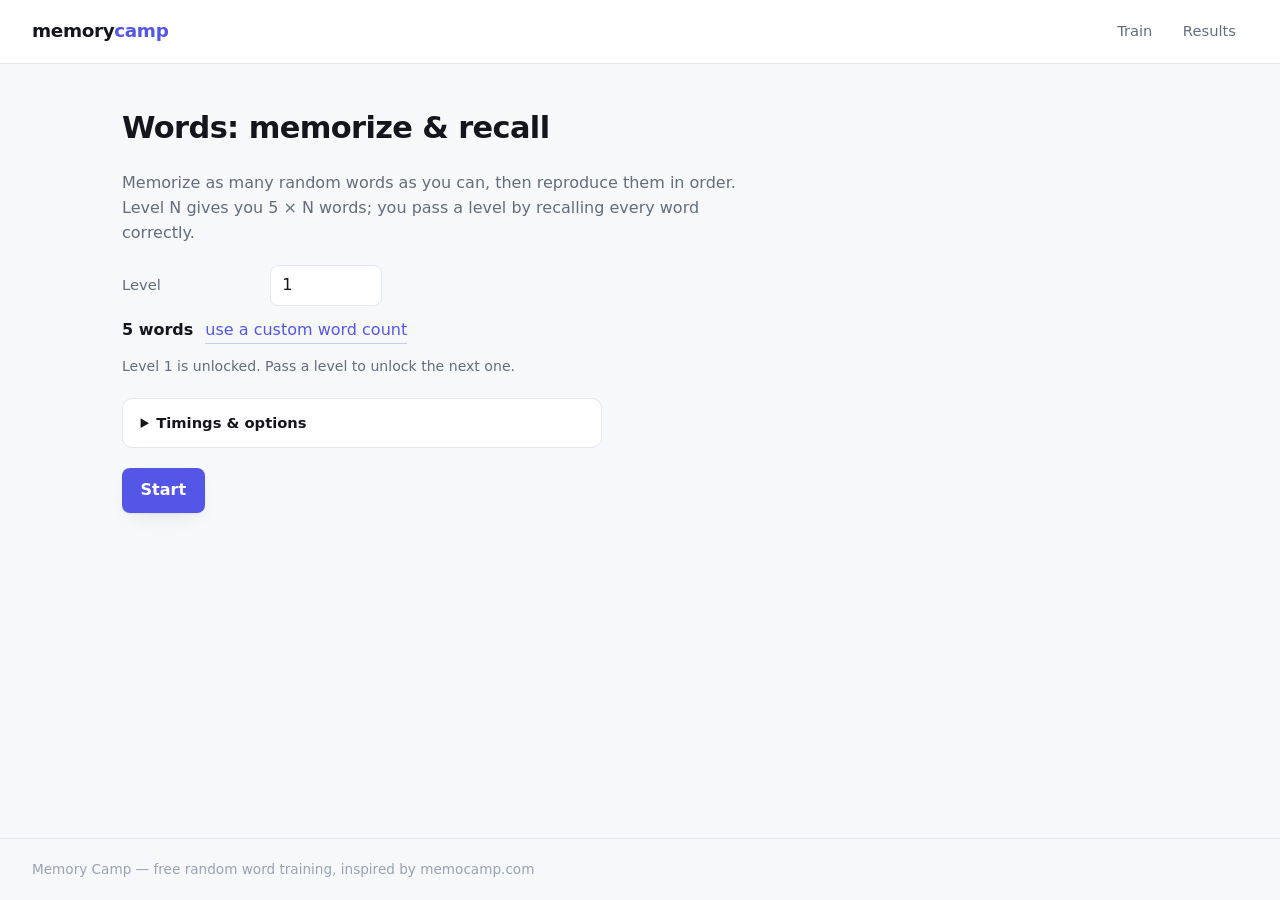
<file: index.html>
<!DOCTYPE html>
<html lang="en">
  <head>
    <meta charset="utf-8" />
    <meta name="viewport" content="width=device-width, initial-scale=1, viewport-fit=cover" />
    <meta name="theme-color" content="#f7f8fa" media="(prefers-color-scheme: light)" />
    <meta name="theme-color" content="#0e1014" media="(prefers-color-scheme: dark)" />
    <meta name="mobile-web-app-capable" content="yes" />
    <title>Memory Camp — Random Word Training</title>
    <link rel="stylesheet" href="styles.css" />
    <link
      rel="icon"
      href="data:image/svg+xml,<svg xmlns='http://www.w3.org/2000/svg' viewBox='0 0 32 32'><text y='26' font-size='26'>🧠</text></svg>"
    />
  </head>
  <body>
    <header class="site-header">
      <a class="brand" href="#" data-nav="setup">memory<span>camp</span></a>
      <nav>
        <button type="button" class="link-button" data-nav="setup">Train</button>
        <button type="button" class="link-button" data-nav="results">Results</button>
      </nav>
    </header>

    <main>
      <!-- Setup -->
      <section id="screen-setup" class="screen" hidden>
        <h1>Words: memorize &amp; recall</h1>
        <p class="lede">
          Memorize as many random words as you can, then reproduce them in order. Level N gives you
          5 × N words; you pass a level by recalling every word correctly.
        </p>

        <div class="setup-grid">
          <label class="field">
            <span>Level</span>
            <input id="level-input" type="number" min="1" step="1" value="1" />
          </label>
          <p class="field-note">
            <strong id="word-count-preview">5 words</strong>
            <button type="button" class="link-button" id="custom-count-toggle">
              use a custom word count
            </button>
          </p>
          <p class="field-note lock-note" id="level-lock-note"></p>
          <label class="field" id="custom-count-field" hidden>
            <span>Words</span>
            <input id="custom-count-input" type="number" min="1" step="1" value="5" />
          </label>
        </div>

        <details class="settings">
          <summary>Timings &amp; options</summary>
          <div class="settings-grid">
            <label class="field">
              <span>Countdown (s)</span>
              <input id="setting-countdown" type="number" min="1" step="1" />
            </label>
            <label class="field">
              <span>Memorize (min)</span>
              <input id="setting-memorize" type="number" min="0.1" step="0.5" />
            </label>
            <label class="field">
              <span>Gap (s)</span>
              <input id="setting-gap" type="number" min="1" step="1" />
            </label>
            <label class="field">
              <span>Recall (min)</span>
              <input id="setting-recall" type="number" min="0.1" step="0.5" />
            </label>
            <label class="checkbox">
              <input id="setting-typos" type="checkbox" />
              <span>Accept single-character misspellings as correct</span>
            </label>
            <button type="button" class="link-button" id="reset-settings">
              reset to competition defaults (5s / 5 min / 10s / 15 min)
            </button>
          </div>
        </details>

        <p class="error" id="setup-error" hidden></p>
        <button type="button" class="primary" id="start-button">Start</button>
      </section>

      <!-- Countdown / gap interstitials -->
      <section id="screen-countdown" class="screen interstitial" hidden>
        <h1 id="countdown-heading">Countdown to memorising!</h1>
        <div class="clock" id="countdown-clock">00:00</div>
      </section>

      <!-- Memorize -->
      <section id="screen-memorize" class="screen" hidden>
        <div class="stage-header">
          <h1>Memorize</h1>
          <div class="stage-meta">
            <span class="level-label" id="memorize-level"></span>
            <div class="clock" id="memorize-clock">00:00</div>
          </div>
        </div>
        <div class="stage-body">
          <div class="word-columns" id="memorize-list"></div>
          <div class="focus">
            <div class="focus-card">
              <button type="button" class="step" data-step="-1" aria-label="Previous word">◀</button>
              <div class="focus-slot">
                <div class="focus-line">
                  <span class="focus-index" id="memorize-index">1</span>
                  <span class="focus-word" id="memorize-word"></span>
                </div>
              </div>
              <button type="button" class="step" data-step="1" aria-label="Next word">▶</button>
            </div>
            <p class="hint">
              <span class="hint-keyboard">← / → or space to move between words</span>
              <span class="hint-touch">Swipe the card or tap the arrows to move between words</span>
            </p>
          </div>
        </div>
        <button type="button" class="primary" id="to-gap-button">Continue to reproduction</button>
      </section>

      <!-- Recall -->
      <section id="screen-recall" class="screen" hidden>
        <div class="stage-header">
          <h1>Reproduction</h1>
          <div class="stage-meta">
            <span class="level-label" id="recall-level"></span>
            <div class="clock" id="recall-clock">00:00</div>
          </div>
        </div>
        <div class="stage-body">
          <div class="word-columns" id="recall-list"></div>
          <div class="focus">
            <div class="focus-card">
              <button type="button" class="step" data-step="-1" aria-label="Previous word">◀</button>
              <div class="focus-slot">
                <div class="focus-line">
                  <span class="focus-index" id="recall-index">1</span>
                  <input
                    id="recall-input"
                    type="text"
                    autocomplete="off"
                    autocorrect="off"
                    autocapitalize="off"
                    spellcheck="false"
                    enterkeyhint="next"
                  />
                </div>
              </div>
              <button type="button" class="step" data-step="1" aria-label="Next word">▶</button>
            </div>
            <p class="hint">
              <span class="hint-keyboard">Enter for the next word, Shift+Enter to go back</span>
              <span class="hint-touch">Return for the next word, or tap a slot in the list</span>
            </p>
          </div>
        </div>
        <button type="button" class="primary" id="to-evaluation-button">Continue to evaluation</button>
      </section>

      <!-- Evaluation -->
      <section id="screen-evaluation" class="screen" hidden>
        <div class="stage-header">
          <h1>Evaluation</h1>
          <span class="level-label" id="evaluation-level"></span>
        </div>
        <p class="banner" id="evaluation-banner"></p>
        <dl class="stats" id="evaluation-stats"></dl>
        <div class="word-columns review" id="evaluation-list"></div>
        <div class="button-row">
          <button type="button" class="primary" id="retry-button">Try again</button>
          <button type="button" id="next-level-button">Next level</button>
          <button type="button" id="evaluation-home-button">Back to start</button>
        </div>
      </section>

      <!-- Results -->
      <section id="screen-results" class="screen" hidden>
        <h1>Results</h1>
        <h2>Best per level</h2>
        <div class="table-scroll"><table id="level-summary"></table></div>
        <h2>Recent attempts</h2>
        <div class="table-scroll"><table id="attempt-history"></table></div>
        <div class="button-row">
          <button type="button" class="primary" data-nav="setup">Back to training</button>
          <button type="button" class="danger" id="clear-history-button">Clear history</button>
        </div>
      </section>
    </main>

    <footer class="site-footer">
      <span>Memory Camp — free random word training, inspired by memocamp.com</span>
    </footer>

    <script type="module" src="js/main.js"></script>
  </body>
</html>
</file>
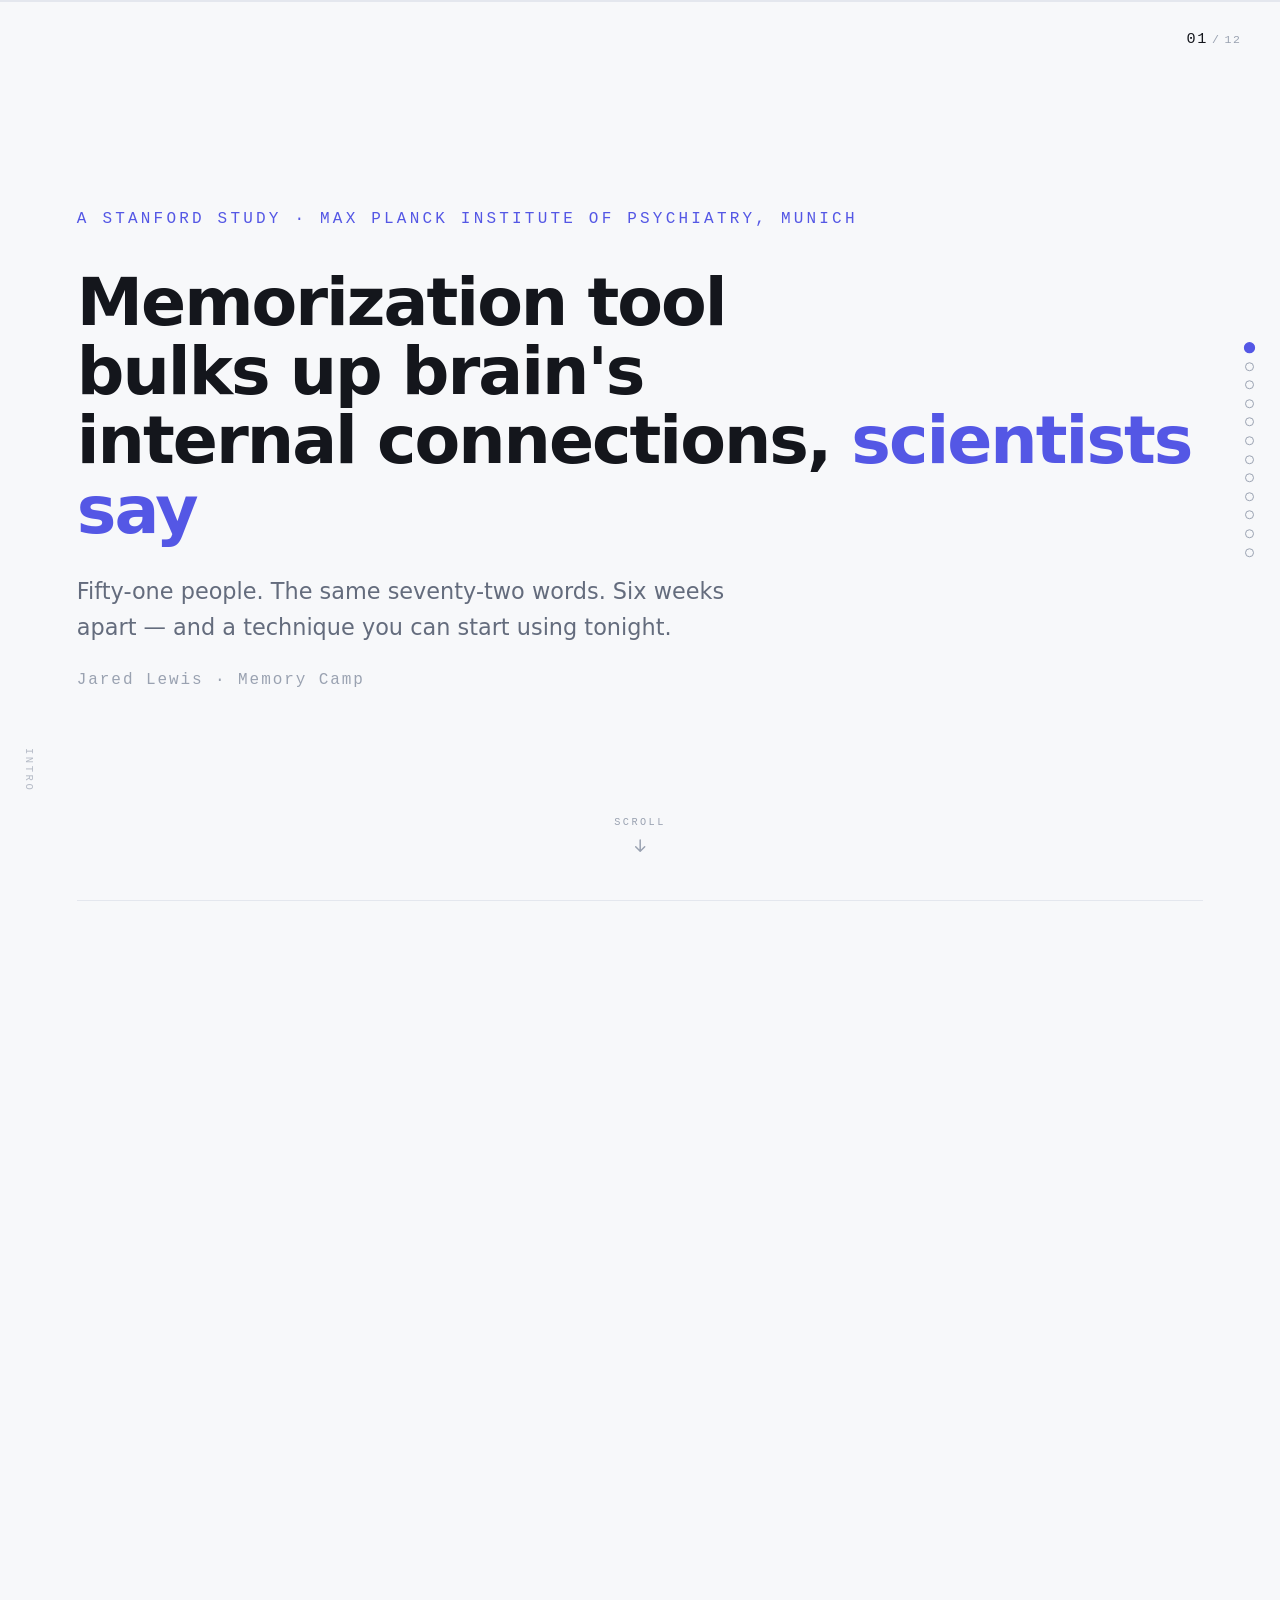
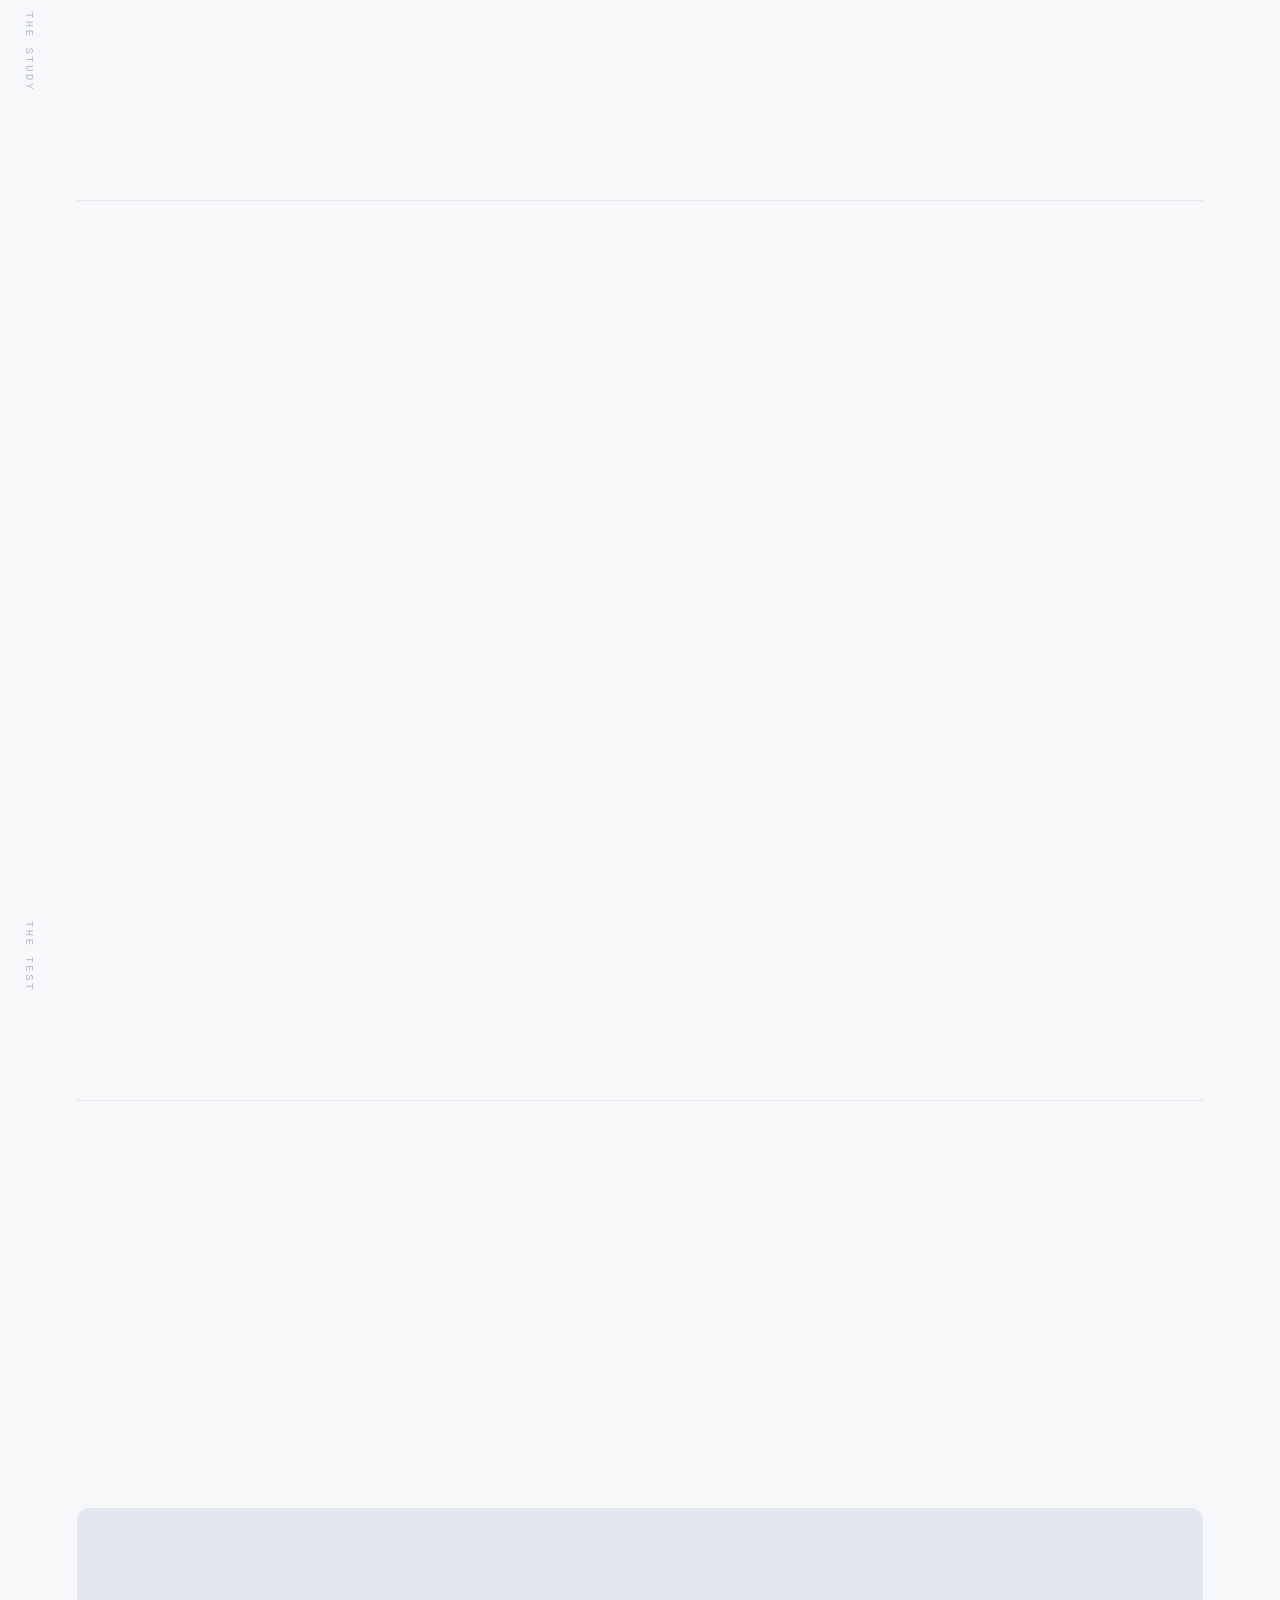
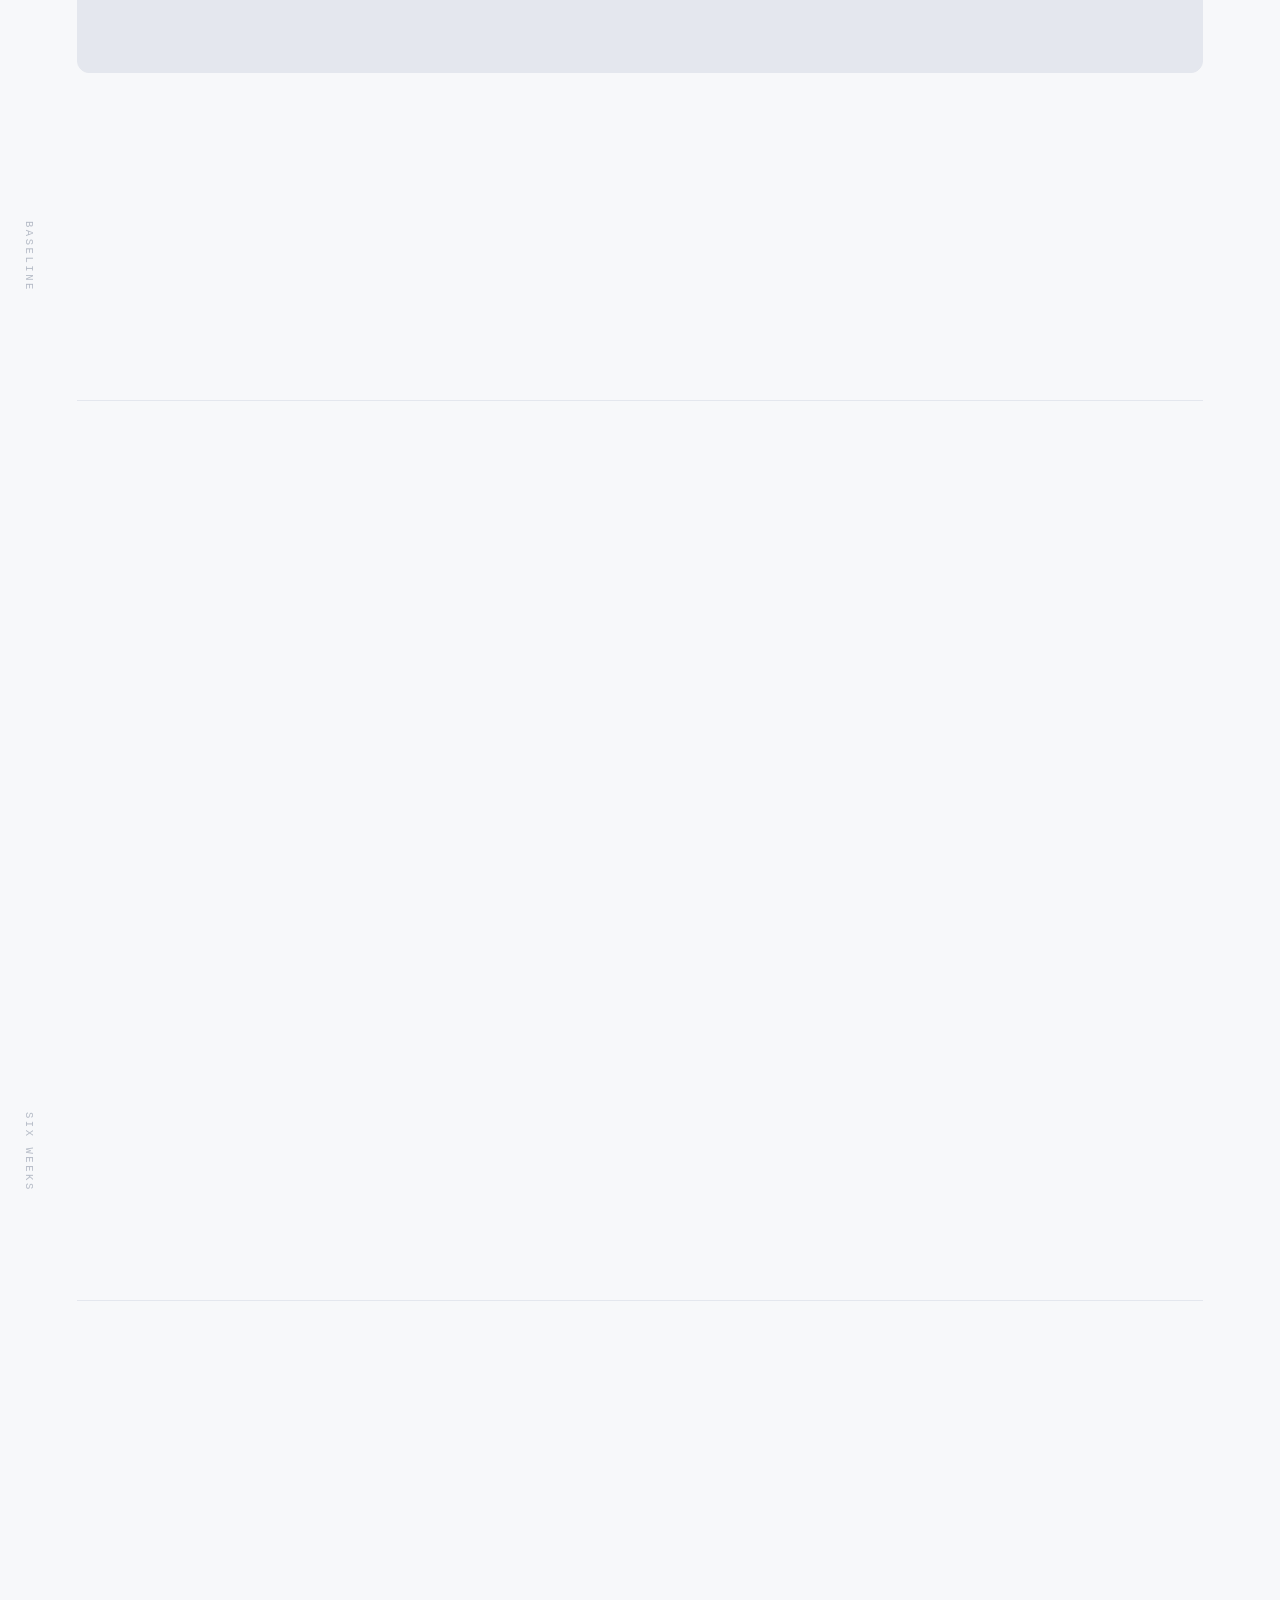
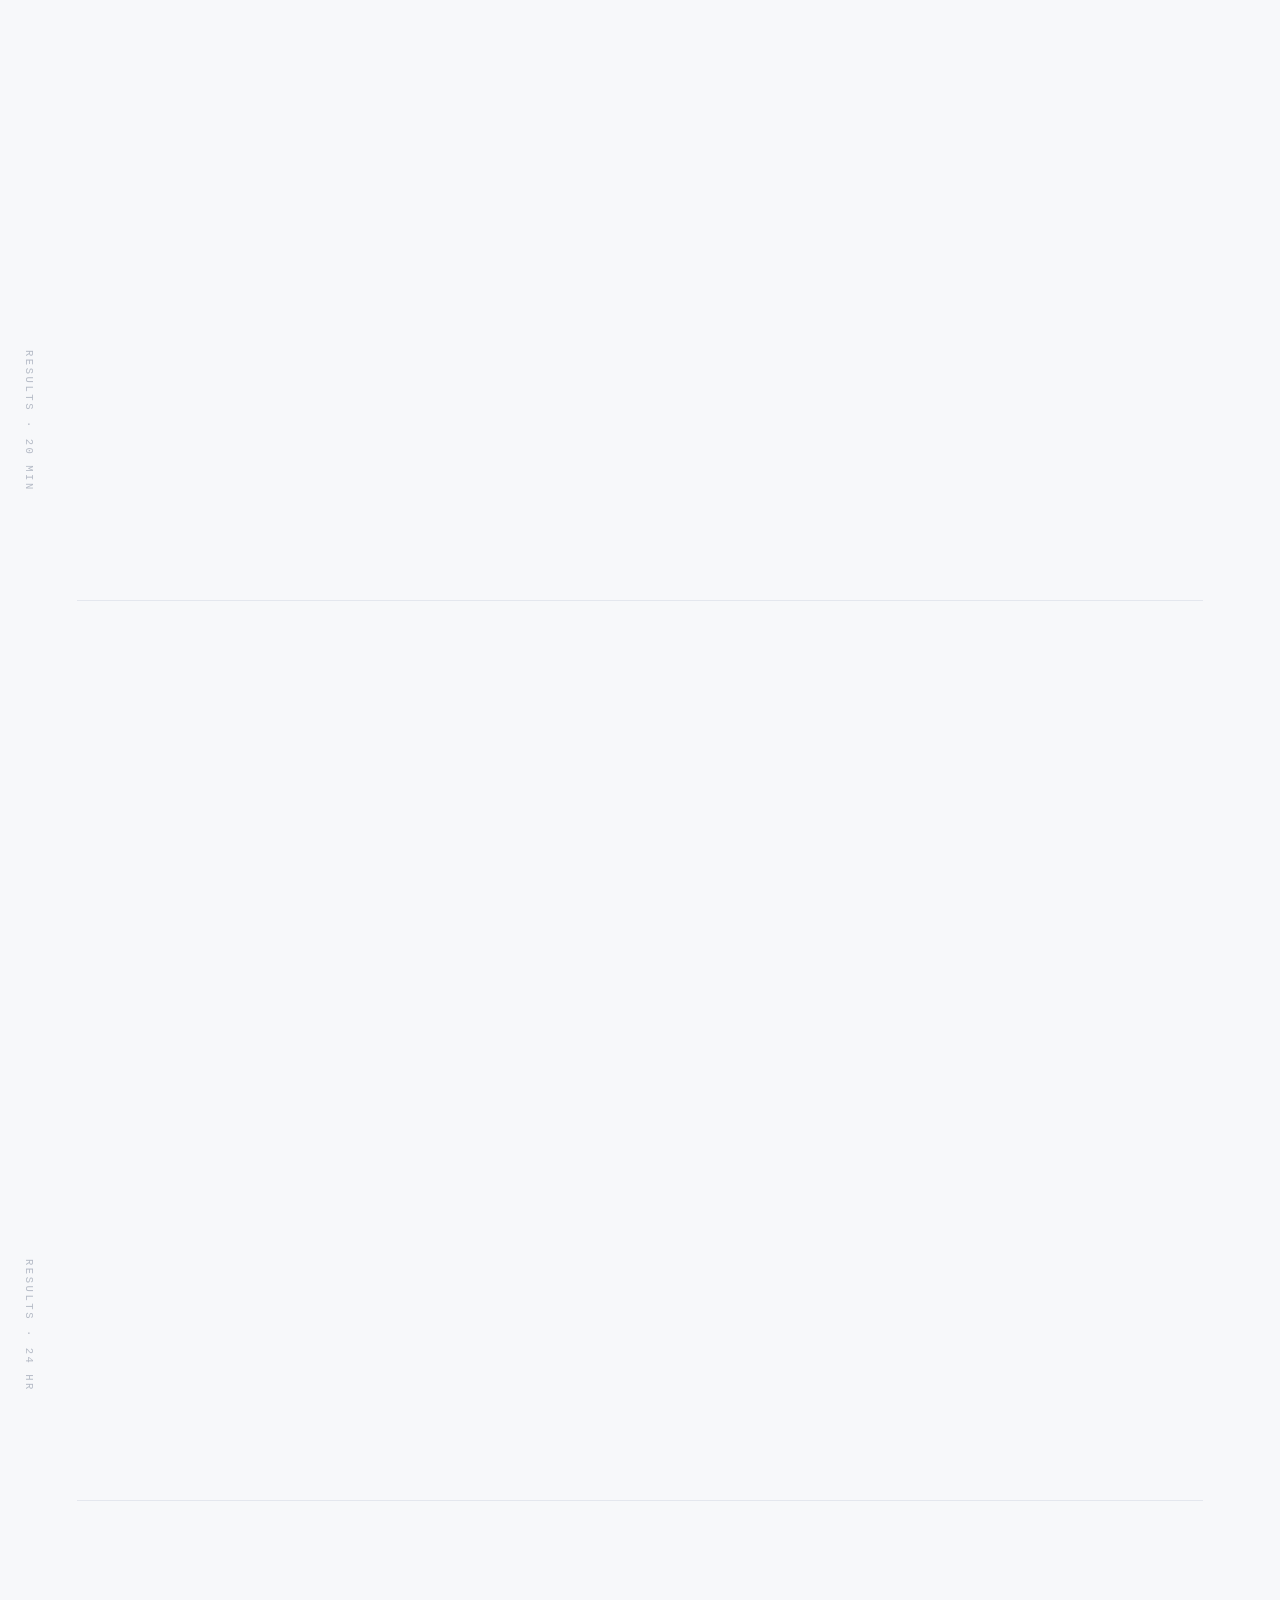
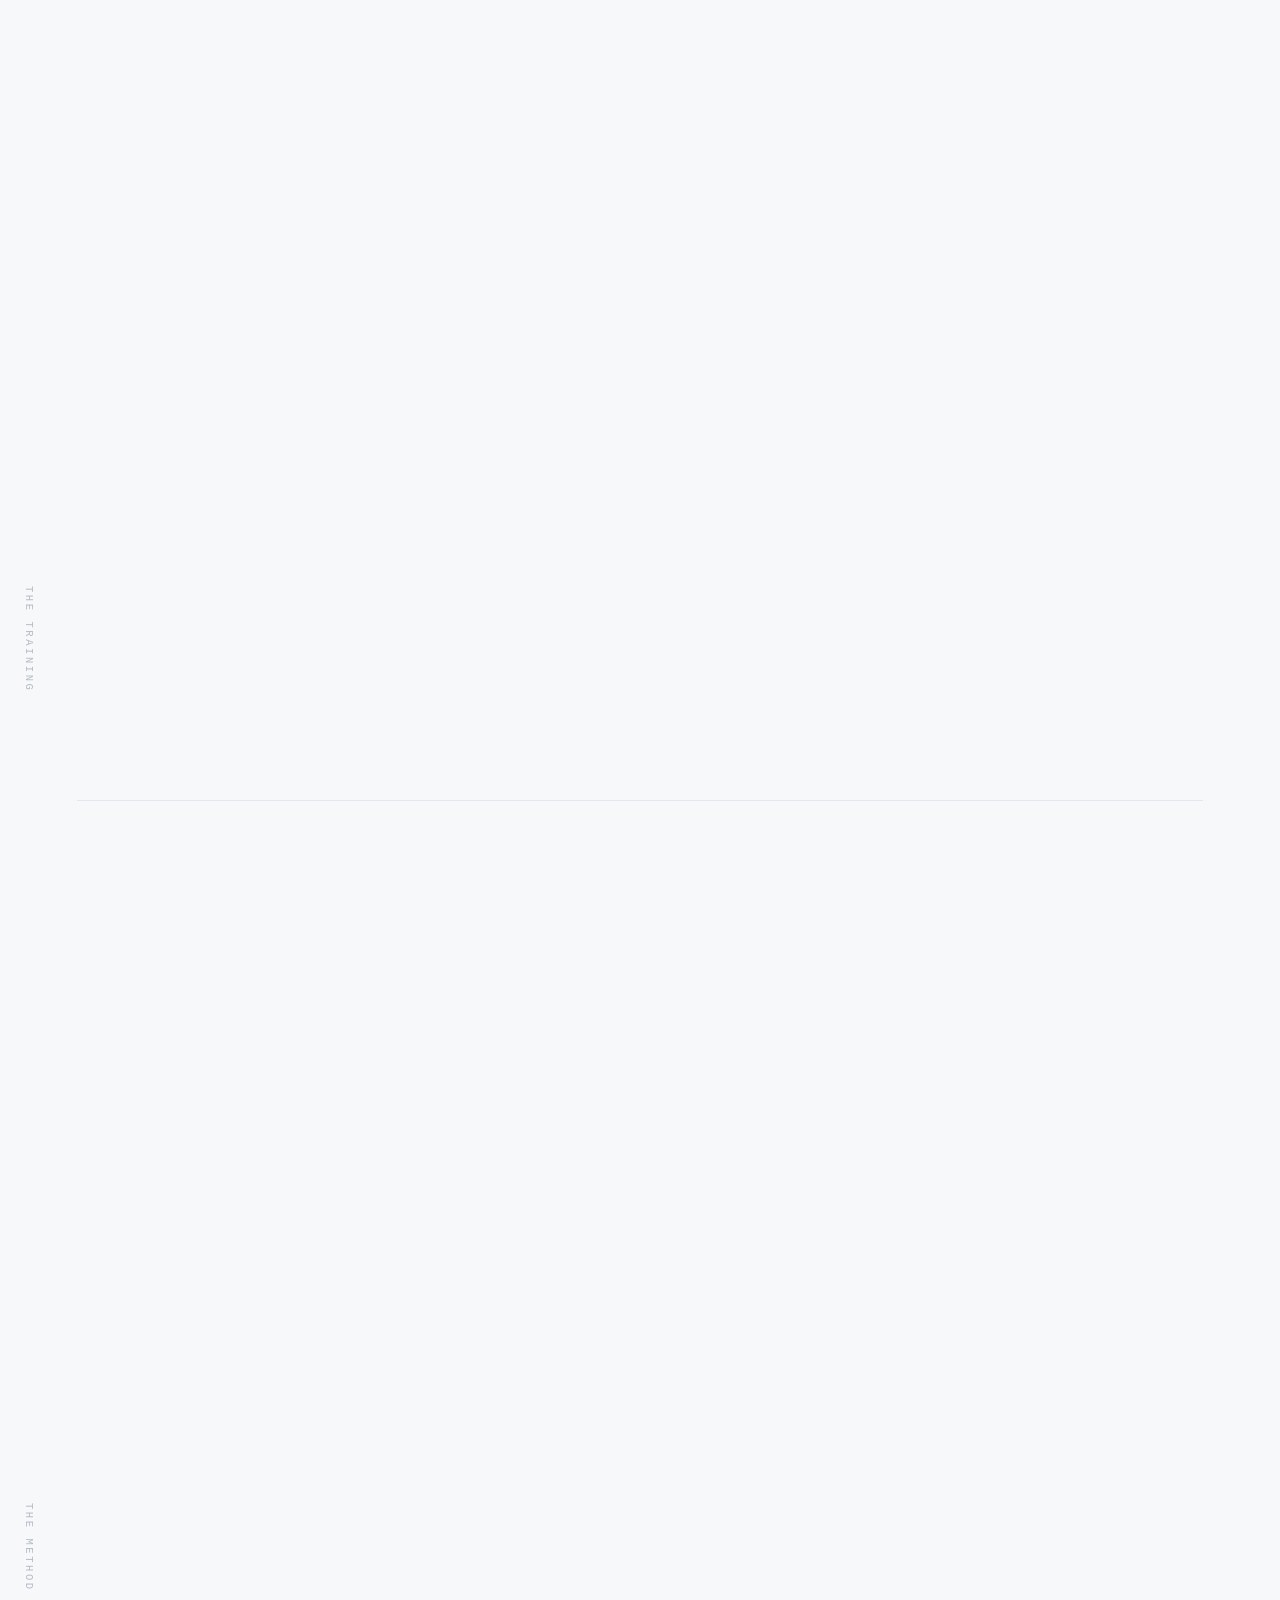
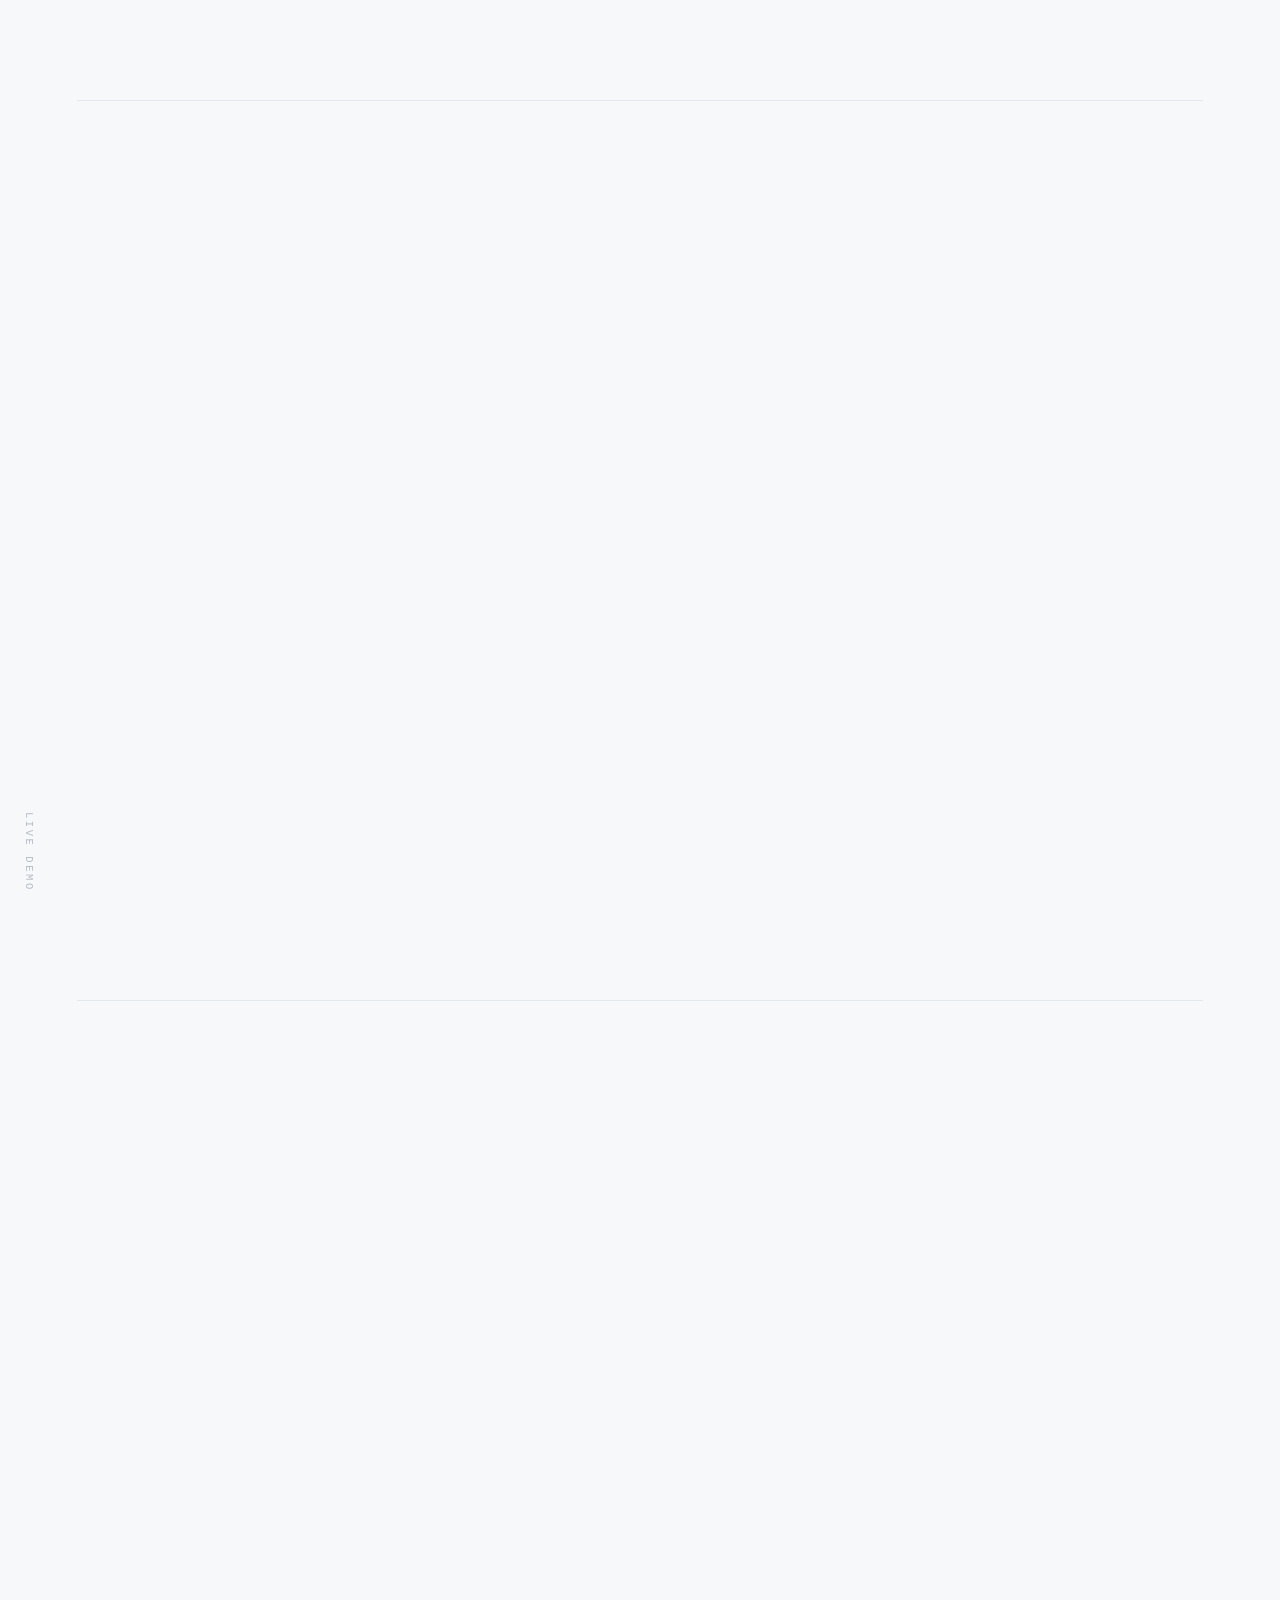
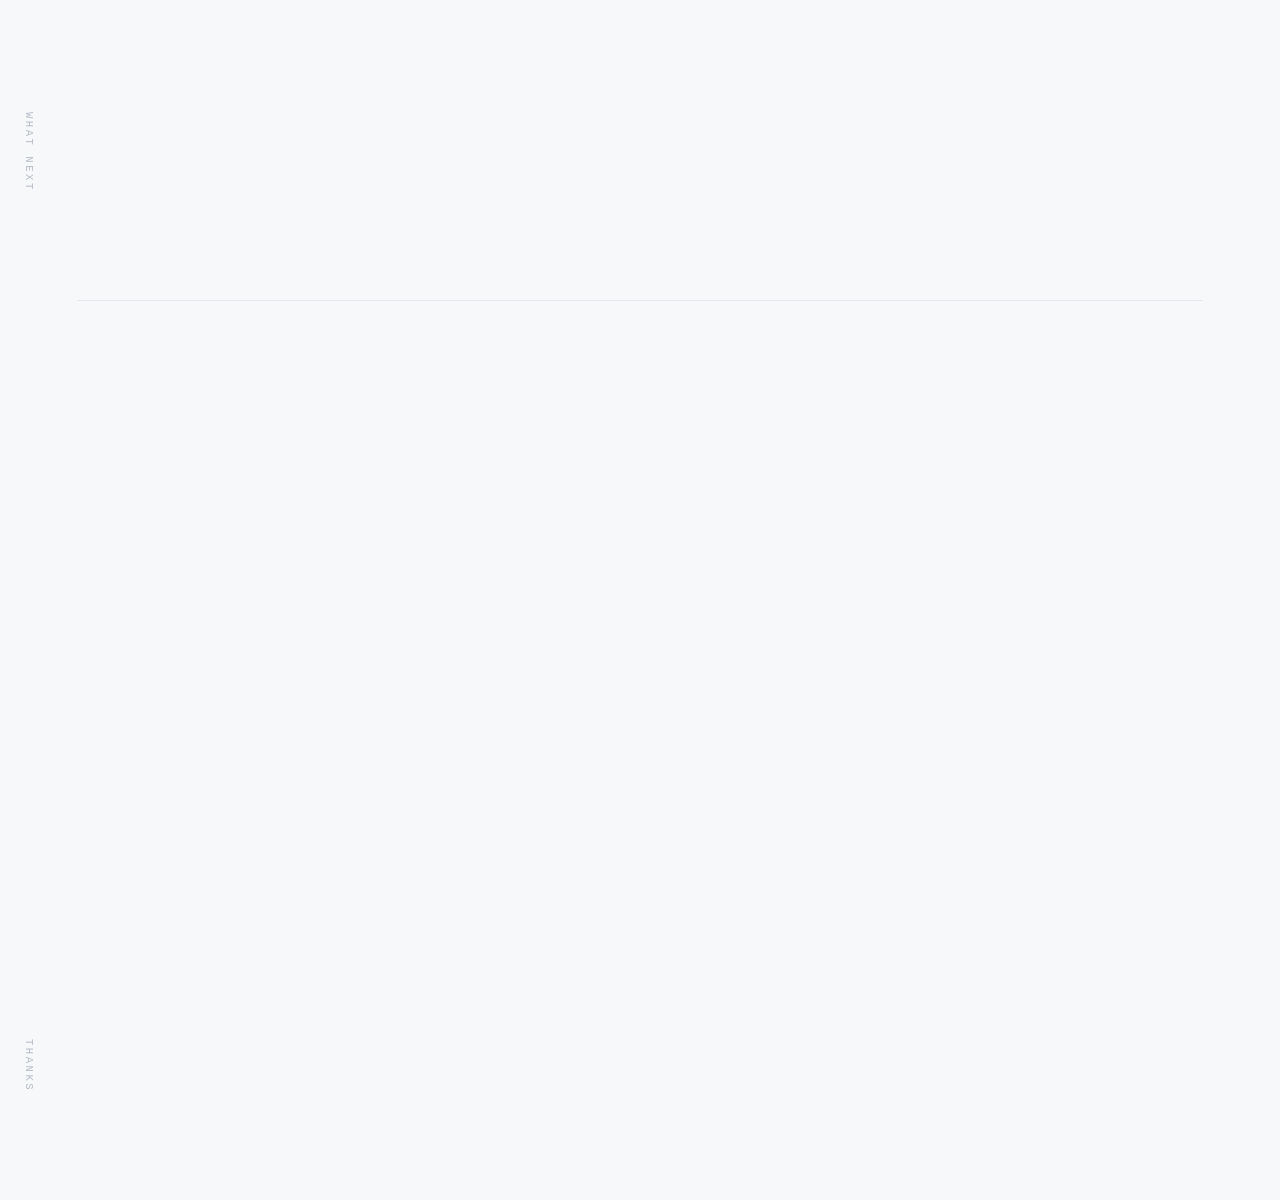
<file: about/index.html>
<!DOCTYPE html>
<html lang="en">
  <head>
    <meta charset="utf-8" />
    <meta name="viewport" content="width=device-width, initial-scale=1, viewport-fit=cover" />
    <meta name="theme-color" content="#f7f8fa" media="(prefers-color-scheme: light)" />
    <meta name="theme-color" content="#0e1014" media="(prefers-color-scheme: dark)" />
    <title>Memorization tool bulks up the brain's internal connections</title>
    <link rel="stylesheet" href="css/base.css" />
    <link rel="stylesheet" href="css/slides.css" />
    <link rel="stylesheet" href="css/responsive.css" />
    <link
      rel="icon"
      href="data:image/svg+xml,<svg xmlns='http://www.w3.org/2000/svg' viewBox='0 0 32 32'><text y='26' font-size='26'>🧠</text></svg>"
    />
  </head>
  <body>
    <!-- Fixed chrome: progress rail, slide counter, keyboard hint. -->
    <div class="progress" aria-hidden="true"><span class="progress-fill"></span></div>

    <div class="hud" aria-hidden="true">
      <span class="hud-index">01</span>
      <span class="hud-sep">/</span>
      <span class="hud-total">00</span>
    </div>

    <nav class="dots" aria-label="Slides"></nav>

    <main>
      <!-- ============================================================
           1 — TITLE
           ============================================================ -->
      <section class="slide slide-title" data-label="Intro">
        <div class="inner">
          <p class="eyebrow" data-reveal>A Stanford study · Max Planck Institute of Psychiatry, Munich</p>
          <h1 class="headline" data-reveal>
            Memorization tool bulks up brain's<br />internal connections, <span class="accent">scientists say</span>
          </h1>
          <p class="lede" data-reveal>
            Fifty-one people. The same seventy-two words. Six weeks apart — and a
            technique you can start using tonight.
          </p>
          <p class="byline" data-reveal>Jared Lewis · Memory Camp</p>
        </div>
        <div class="scrollcue" aria-hidden="true">
          <span>scroll</span>
          <svg viewBox="0 0 24 24" width="18" height="18">
            <path d="M12 4v14M6 13l6 6 6-6" fill="none" stroke="currentColor" stroke-width="2"
                  stroke-linecap="round" stroke-linejoin="round" />
          </svg>
        </div>
      </section>

      <!-- ============================================================
           3 — SPLIT — the study
           ============================================================ -->
      <section class="slide slide-split" data-label="The study">
        <div class="inner">
          <div class="col-copy">
            <p class="kicker" data-reveal>The study</p>
            <h2 data-reveal>Is a memory champion built, or born?</h2>
            <p data-reveal>
              A Stanford study, run at the Max Planck Institute of Psychiatry in
              Munich, Germany, put 51 people through the kind of recall test that
              competitive memorizers do for sport.
            </p>
            <p data-reveal>
              Everyone sat that test twice — once cold, and once again six weeks
              later. What happened in between was the experiment.
            </p>
          </div>
          <div class="col-visual" data-reveal>
            <figure class="panel">
              <dl class="factlist">
                <div><dt>Run at</dt><dd>Max Planck Institute of Psychiatry, Munich</dd></div>
                <div><dt>Participants</dt><dd>51</dd></div>
                <div><dt>Words per test</dt><dd>72</dd></div>
                <div><dt>Training window</dt><dd>6 weeks, daily</dd></div>
                <div><dt>Groups</dt><dd>3 × 17</dd></div>
              </dl>
              <figcaption>The design, at a glance.</figcaption>
            </figure>
          </div>
        </div>
      </section>

      <!-- ============================================================
           4 — STEPS — the recall protocol
           ============================================================ -->
      <section class="slide slide-steps" data-label="The test">
        <div class="inner">
          <p class="kicker" data-reveal>The test</p>
          <h2 data-reveal>Memorize seventy-two words</h2>
          <ol class="steps">
            <li data-reveal>
              <strong>One word at a time</strong>
              <span>Each of the 72 words appears alone on a screen for 2 seconds, with a 2–5 second gap before the next.</span>
            </li>
            <li data-reveal>
              <strong>A break every six words</strong>
              <span>30 seconds of rest — and participants are told not to rehearse what they have just seen.</span>
            </li>
            <li data-reveal>
              <strong>Twenty minutes later</strong>
              <span>10 minutes to write down as many of the 72 words as they can, in any order.</span>
            </li>
            <li data-reveal>
              <strong>Twenty-four hours later</strong>
              <span>A second 10-minute free-recall test, this time taken over the phone.</span>
            </li>
          </ol>
        </div>
      </section>

      <!-- ============================================================
           5 — STATS — the baseline
           ============================================================ -->
      <section class="slide slide-stats" data-label="Baseline">
        <div class="inner">
          <p class="kicker" data-reveal>Before training</p>
          <h2 data-reveal>Where everybody started</h2>
          <div class="stat-row">
            <div class="stat" data-reveal><span class="stat-value">72</span><span class="stat-label">words shown</span></div>
            <div class="stat" data-reveal><span class="stat-value">25–30</span><span class="stat-label">recalled at 20 minutes</span></div>
            <div class="stat" data-reveal><span class="stat-value">15–20</span><span class="stat-label">recalled the next day</span></div>
          </div>
          <p class="note" data-reveal>Averages across all 51 participants, before anyone trained anything.</p>
        </div>
      </section>

      <!-- ============================================================
           6 — SPLIT, mirrored — the three groups
           ============================================================ -->
      <section class="slide slide-split mirrored" data-label="Six weeks">
        <div class="inner">
          <div class="col-copy">
            <p class="kicker" data-reveal>The split</p>
            <h2 data-reveal>Three groups. One difference.</h2>
            <p data-reveal>
              The 51 were divided into three groups of 17 and sent away for six
              weeks. Two groups trained every day; the third was left alone.
            </p>
            <p data-reveal>
              Then all 51 came back and took the same test again.
            </p>
          </div>
          <div class="col-visual" data-reveal>
            <figure class="panel">
              <dl class="factlist">
                <div><dt>17 people</dt><dd>Daily <strong>mnemonic strategy</strong> training</dd></div>
                <div><dt>17 people</dt><dd>Daily <strong>working memory</strong> training</dd></div>
                <div><dt>17 people</dt><dd>No training at all — the passive control</dd></div>
              </dl>
              <figcaption>Six weeks of daily practice, or none.</figcaption>
            </figure>
          </div>
        </div>
      </section>

      <!-- ============================================================
           7 — CHART — results at 20 minutes
           ============================================================ -->
      <section class="slide slide-media" data-label="Results · 20 min">
        <div class="inner">
          <p class="kicker" data-reveal>After six weeks — 20 minutes later</p>
          <h2 data-reveal>Words recalled, out of 72</h2>
          <figure class="media chart" data-reveal>
            <ol class="bars">
              <li class="bar-row">
                <span class="bar-name">Mnemonic strategy</span>
                <span class="bar-track">
                  <span class="seg seg-base" style="--n: 27"></span>
                  <span class="seg seg-gain" style="--n: 36"></span>
                </span>
                <span class="bar-value">63 <em>+36</em></span>
              </li>
              <li class="bar-row">
                <span class="bar-name">Working memory</span>
                <span class="bar-track">
                  <span class="seg seg-base" style="--n: 32"></span>
                  <span class="seg seg-gain" style="--n: 11"></span>
                </span>
                <span class="bar-value">43 <em>+11</em></span>
              </li>
              <li class="bar-row">
                <span class="bar-name">No training</span>
                <span class="bar-track">
                  <span class="seg seg-base" style="--n: 29"></span>
                  <span class="seg seg-gain" style="--n: 7"></span>
                </span>
                <span class="bar-value">36 <em>+7</em></span>
              </li>
            </ol>
            <p class="legend" aria-hidden="true">
              <span class="key key-base"></span>before
              <span class="key key-gain"></span>gained over six weeks
            </p>
            <figcaption>Group averages on the 20-minute free-recall test.</figcaption>
          </figure>
        </div>
      </section>

      <!-- ============================================================
           8 — CHART — results at 24 hours
           ============================================================ -->
      <section class="slide slide-media" data-label="Results · 24 hr">
        <div class="inner">
          <p class="kicker" data-reveal>After six weeks — 24 hours later</p>
          <h2 data-reveal>And the next day, over the phone</h2>
          <figure class="media chart" data-reveal>
            <ol class="bars">
              <li class="bar-row">
                <span class="bar-name">Mnemonic strategy</span>
                <span class="bar-track">
                  <span class="seg seg-base" style="--n: 17"></span>
                  <span class="seg seg-gain" style="--n: 39"></span>
                </span>
                <span class="bar-value">56 <em>+39</em></span>
              </li>
              <li class="bar-row">
                <span class="bar-name">Working memory</span>
                <span class="bar-track">
                  <span class="seg seg-base" style="--n: 20"></span>
                  <span class="seg seg-gain" style="--n: 11"></span>
                </span>
                <span class="bar-value">31 <em>+11</em></span>
              </li>
              <li class="bar-row">
                <span class="bar-name">No training</span>
                <span class="bar-track">
                  <span class="seg seg-base" style="--n: 19"></span>
                  <span class="seg seg-gain" style="--n: 3"></span>
                </span>
                <span class="bar-value">22 <em>+3</em></span>
              </li>
            </ol>
            <p class="legend" aria-hidden="true">
              <span class="key key-base"></span>before
              <span class="key key-gain"></span>gained over six weeks
            </p>
            <figcaption>Group averages on the 24-hour free-recall test.</figcaption>
          </figure>
        </div>
      </section>

      <!-- ============================================================
           10 — STEPS — what the training actually was
           ============================================================ -->
      <section class="slide slide-steps" data-label="The training">
        <div class="inner">
          <p class="kicker" data-reveal>The training</p>
          <h2 data-reveal>What the mnemonic group actually did</h2>
          <ol class="steps">
            <li data-reveal>
              <strong>Four routes in the first two weeks</strong>
              <span>Familiar journeys, learned by heart — a fixed set of places to leave things.</span>
            </li>
            <li data-reveal>
              <strong>Thirty minutes a day, on memocamp.com</strong>
              <span>Every day for six weeks.</span>
            </li>
            <li data-reveal>
              <strong>Five minutes in, fifteen minutes out</strong>
              <span>Study the words for 5 minutes; spend 15 recalling and writing them back.</span>
            </li>
            <li data-reveal>
              <strong>A weekly visit to the lab</strong>
              <span>An interview about the regime, a supervised session, and a plan for the week ahead.</span>
            </li>
          </ol>
        </div>
      </section>

      <!-- ============================================================
           11 — QUOTE / PULL-OUT
           ============================================================ -->
      <section class="slide slide-quote" data-label="The method">
        <div class="inner">
          <blockquote data-reveal>
            You don't memorize a list. You walk somewhere you already know, and
            collect what you left there.
          </blockquote>
          <p class="attribution" data-reveal>The method of loci — the technique behind the numbers</p>
        </div>
      </section>

      <!-- ============================================================
           12 — LIVE DEMO
           ============================================================ -->
      <section class="slide slide-demo" data-label="Live demo">
        <div class="inner">
          <p class="kicker" data-reveal>Try it</p>
          <h2 data-reveal>The same drill, right here</h2>
          <div class="demo-frame" data-reveal>
            <div class="demo-bar" aria-hidden="true">
              <span class="dot"></span><span class="dot"></span><span class="dot"></span>
              <span class="demo-url">memory-camp</span>
            </div>
            <!-- Relative path: works locally and under the GitHub Pages sub-path. -->
            <iframe src="../index.html" title="Memory Camp, running live" loading="lazy"></iframe>
          </div>
          <p class="demo-note" data-reveal>
            Words in, words back out — the loop the study ran daily for six weeks.
            <a href="../index.html" target="_blank" rel="noopener">Open the app in a new tab →</a>
          </p>
        </div>
      </section>

      <!-- ============================================================
           13 — STEPS — what to do next
           ============================================================ -->
      <section class="slide slide-steps" data-label="What next">
        <div class="inner">
          <p class="kicker" data-reveal>What to do next</p>
          <h2 data-reveal>Start tonight, in five moves</h2>
          <ol class="steps">
            <li data-reveal>
              <strong>Read everything about memory on memocamp.com</strong>
              <span>It is the site the study's participants trained on. Start where they started. -> <a href='https://memocamp.com/en/anleitung'>memocamp.com</a></span>
            </li>
            <li data-reveal>
              <strong>Build your first route — your own body, 20 items</strong>
              <span>Feet to hair. You already know it perfectly, which is the whole point. -> <a href='https://memocamp.com/en/anleitung/route-am-koerper'>Body Route</a></span>
            </li>
            <li data-reveal>
              <strong>Then a place you know</strong>
              <span>Your flat, your walk to work, your childhood house. Fix the order and don't change it.</span>
            </li>
            <li data-reveal>
              <strong>Memorize by story, not by effort</strong>
              <span>Give every item on the route something absurd to do with the thing you're storing there.</span>
            </li>
            <li data-reveal>
              <strong>Keep building routes</strong>
              <span>Every new route is more slots. The ceiling is how many places you've learned.</span>
            </li>
          </ol>
        </div>
      </section>

      <!-- ============================================================
           14 — CLOSER
           ============================================================ -->
      <section class="slide slide-close" data-label="Thanks">
        <div class="inner">
          <p class="kicker" data-reveal>Six weeks</p>
          <h2 data-reveal>Thirty minutes a day is the entire trick.</h2>
          <ul class="links" data-reveal>
            <li><a href="../index.html">Try Memory Camp →</a></li>
            <li><a href="https://memocamp.com" target="_blank" rel="noopener">memocamp.com — where they trained →</a></li>
          </ul>
        </div>
      </section>
    </main>

    <script type="module" src="js/main.js"></script>
  </body>
</html>
</file>
<file: styles.css>
:root {
  color-scheme: light dark;

  --bg: #f7f8fa;
  --surface: #ffffff;
  --panel: #f1f3f7;
  --panel-line: #e2e5ec;
  --line: #e4e7ee;

  --ink: #14161c;
  --ink-soft: #646c7d;
  --ink-faint: #9aa2b1;

  --accent: #5457e5;
  --accent-hover: #4447cc;
  --on-accent: #ffffff;
  --accent-soft: #ececfd;
  --accent-ring: rgba(84, 87, 229, 0.28);

  --correct: #12805c;
  --correct-soft: #e6f5ef;
  --typo: #a5670a;
  --wrong: #cf3050;
  --wrong-soft: #fdebef;

  --radius: 10px;
  --radius-sm: 8px;
  --shadow: 0 1px 2px rgba(18, 22, 33, 0.05), 0 8px 24px -12px rgba(18, 22, 33, 0.18);
}

@media (prefers-color-scheme: dark) {
  :root {
    --bg: #0e1014;
    --surface: #161a21;
    --panel: #1a1f27;
    --panel-line: #262c37;
    --line: #242a34;

    --ink: #e9ecf2;
    --ink-soft: #9aa3b4;
    --ink-faint: #6b7484;

    --accent: #7b7df0;
    --accent-hover: #8d8ff5;
    /* Dark ink reads better than white on the lighter dark-mode accent. */
    --on-accent: #12141a;
    --accent-soft: #21243a;
    --accent-ring: rgba(123, 125, 240, 0.35);

    --correct: #46c79a;
    --correct-soft: #14291f;
    --typo: #e0a444;
    --wrong: #f4738f;
    --wrong-soft: #2c1720;

    --shadow: 0 1px 2px rgba(0, 0, 0, 0.4), 0 12px 28px -16px rgba(0, 0, 0, 0.7);
  }
}

* {
  box-sizing: border-box;
}

/* Centring a line of text centres its line box, which is built from the font's
   ascender and descender metrics — both taller than the glyphs themselves, and
   asymmetrically so. The result is text that measures centred but reads low.
   Trimming the leading down to cap height and baseline makes the box hug the
   glyphs, so centring the box centres what you actually see. Browsers without
   text-box support simply keep the old, slightly low rendering.

   Text fields are deliberately left out: a field's box keeps its full line
   height regardless, so the trim moves nothing, but the editor inside clips at
   the trimmed edge and cuts off every descender (the tails of p, y, g). Their
   text lands cap-centred anyway, because the leading a field adds above and
   below its line is symmetric. */
.focus-word,
.focus-index,
.word-column li .num,
.word-column li .text,
.clock,
.level-label {
  text-box: trim-both cap alphabetic;
}

/* Layout rules below set `display`, which would otherwise beat [hidden]. */
[hidden] {
  display: none !important;
}

body {
  margin: 0;
  min-height: 100dvh;
  /* Nothing should ever scroll the page sideways — wide content (the word
     columns, the results tables) scrolls inside its own container instead. */
  overflow-x: hidden;
  -webkit-tap-highlight-color: transparent;
  display: flex;
  flex-direction: column;
  font-family: ui-sans-serif, -apple-system, "SF Pro Text", "Segoe UI", system-ui, sans-serif;
  color: var(--ink);
  background: var(--bg);
  line-height: 1.55;
  -webkit-font-smoothing: antialiased;
}

h1 {
  font-size: 1.9rem;
  font-weight: 650;
  letter-spacing: -0.02em;
  margin: 0;
}

h2 {
  font-size: 0.8rem;
  font-weight: 600;
  text-transform: uppercase;
  letter-spacing: 0.08em;
  color: var(--ink-soft);
  margin: 2rem 0 0.5rem;
}

/* Header */
.site-header {
  display: flex;
  align-items: center;
  justify-content: space-between;
  gap: 1rem;
  padding: 0.9rem 2rem;
  background: var(--surface);
  border-bottom: 1px solid var(--line);
}

.brand {
  font-size: 1.15rem;
  font-weight: 650;
  letter-spacing: -0.02em;
  text-decoration: none;
  color: var(--ink);
}

.brand span {
  color: var(--accent);
}

.site-header nav {
  display: flex;
  gap: 0.4rem;
}

.site-header .link-button {
  color: var(--ink-soft);
  font-size: 0.92rem;
  font-weight: 500;
  text-decoration: none;
  padding: 0.35rem 0.75rem;
  border: none;
  border-radius: 999px;
}

.site-header .link-button:hover {
  color: var(--ink);
  background: var(--panel);
}

/* Layout */
main {
  flex: 1;
  width: min(1100px, 100%);
  margin: 0 auto;
  padding: 2.5rem 2rem;
}

.screen[hidden] {
  display: none;
}

.screen {
  display: flex;
  flex-direction: column;
  gap: 1.25rem;
  align-items: flex-start;
  width: 100%;
  min-width: 0;
}

.lede {
  margin: 0;
  max-width: 62ch;
  color: var(--ink-soft);
}

.site-footer {
  padding: 1.25rem 2rem;
  border-top: 1px solid var(--line);
  color: var(--ink-faint);
  font-size: 0.85rem;
}

/* Buttons and fields */
button {
  font: inherit;
  cursor: pointer;
}

button.primary,
button.danger,
.button-row button {
  border: 1px solid transparent;
  border-radius: var(--radius-sm);
  padding: 0.55rem 1.1rem;
  font-weight: 550;
  background: var(--surface);
  border-color: var(--line);
  color: var(--ink);
  transition: background 0.15s ease, border-color 0.15s ease, color 0.15s ease;
}

.button-row button:hover {
  background: var(--panel);
}

button.primary {
  background: var(--accent);
  border-color: transparent;
  color: var(--on-accent);
  box-shadow: var(--shadow);
}

button.primary:hover {
  background: var(--accent-hover);
}

button.danger {
  background: transparent;
  border-color: var(--line);
  color: var(--wrong);
}

button.danger:hover {
  background: var(--wrong-soft);
  border-color: var(--wrong-soft);
}

:focus-visible {
  outline: 2px solid var(--accent);
  outline-offset: 2px;
}

.link-button {
  background: none;
  border: none;
  padding: 0;
  color: var(--accent);
  font: inherit;
  text-decoration: none;
  border-bottom: 1px solid var(--accent-ring);
}

.link-button:hover {
  color: var(--accent-hover);
  border-bottom-color: currentColor;
}

.button-row {
  display: flex;
  flex-wrap: wrap;
  gap: 0.6rem;
}

.field {
  display: flex;
  align-items: center;
  gap: 0.75rem;
}

.field > span {
  min-width: 8.5rem;
  color: var(--ink-soft);
  font-size: 0.92rem;
}

.field input {
  font: inherit;
  /* iOS Safari zooms the page when a focused field is under 16px. These are
     1rem, which is normally 16px exactly — the max() keeps them safe even if
     the reader's default text size is smaller. */
  font-size: max(1rem, 16px);
  padding: 0.45rem 0.7rem;
  width: 7rem;
  color: var(--ink);
  background: var(--surface);
  border: 1px solid var(--line);
  border-radius: var(--radius-sm);
  transition: border-color 0.15s ease, box-shadow 0.15s ease;
}

.field input:focus {
  outline: none;
  border-color: var(--accent);
  box-shadow: 0 0 0 3px var(--accent-ring);
}

.field-note {
  display: flex;
  align-items: baseline;
  gap: 0.75rem;
  margin: 0;
}

.lock-note {
  color: var(--ink-soft);
  font-size: 0.88rem;
}

.checkbox {
  display: flex;
  align-items: center;
  gap: 0.5rem;
  font-size: 0.92rem;
}

.checkbox input {
  accent-color: var(--accent);
}

.setup-grid {
  display: flex;
  flex-direction: column;
  gap: 0.75rem;
}

.settings {
  background: var(--surface);
  border: 1px solid var(--line);
  border-radius: var(--radius);
  padding: 0.8rem 1.1rem;
  width: min(30rem, 100%);
}

.settings summary {
  cursor: pointer;
  font-weight: 550;
  font-size: 0.92rem;
}

.settings-grid {
  display: flex;
  flex-direction: column;
  gap: 0.7rem;
  padding-top: 0.9rem;
}

.error {
  margin: 0;
  padding: 0.6rem 0.9rem;
  border-radius: var(--radius-sm);
  background: var(--wrong-soft);
  color: var(--wrong);
  font-size: 0.92rem;
}

/* Stage chrome */
.stage-header {
  display: flex;
  align-items: center;
  justify-content: space-between;
  gap: 2rem;
  width: 100%;
}

.stage-meta {
  display: flex;
  align-items: center;
  gap: 1rem;
}

.level-label {
  color: var(--ink-soft);
  font-size: 0.92rem;
}

.clock {
  font-family: ui-monospace, "SF Mono", Menlo, monospace;
  font-size: 1.3rem;
  font-variant-numeric: tabular-nums;
  letter-spacing: 0.02em;
  padding: 0.55rem 0.85rem;
  color: var(--ink);
  background: var(--surface);
  border: 1px solid var(--line);
  border-radius: var(--radius-sm);
}

.clock.urgent {
  color: var(--wrong);
  border-color: var(--wrong);
  background: var(--wrong-soft);
}

.interstitial {
  align-items: center;
  gap: 2rem;
  padding-top: 5rem;
  text-align: center;
}

.interstitial h1 {
  font-size: 2.4rem;
  max-width: 20ch;
}

.interstitial .clock {
  font-size: 1.8rem;
}

.stage-body {
  display: flex;
  gap: 2.5rem;
  width: 100%;
  align-items: flex-start;
}

/* Without this, flex items refuse to shrink below their content width and the
   column strip pushes the page wider than the screen. */
.stage-body > * {
  min-width: 0;
}

/* Word list, in competition columns of 20 */
.word-columns {
  display: flex;
  gap: 0.75rem;
  max-width: 100%;
  overflow-x: auto;
  overscroll-behavior-x: contain;
  scroll-snap-type: x proximity;
  padding-bottom: 0.5rem;
  /* Tapping through a round shouldn't select text or flash highlights. */
  user-select: none;
  -webkit-user-select: none;
}

.word-column {
  /* Shared width of the number column, in rem so rows and the smaller
     "expected" line below an answer indent by exactly the same amount. Fits
     three digits. */
  --index-col: 1.75rem;
  list-style: none;
  margin: 0;
  padding: 0.3rem;
  flex: 0 0 auto;
  scroll-snap-align: start;
  min-width: 11.5rem;
  max-width: 16rem;
  background: var(--panel);
  border: 1px solid var(--panel-line);
  border-radius: var(--radius);
}

.word-column li {
  display: flex;
  /* Same reasoning as the focus card: cap bands centred on each other. */
  align-items: center;
  gap: 0.6rem;
  padding: 0.45rem 0.6rem;
  border-radius: 6px;
  cursor: pointer;
  transition: background 0.12s ease;
}

.word-column li:hover {
  background: var(--surface);
}

.word-column li .num {
  color: var(--ink-faint);
  font-variant-numeric: tabular-nums;
  font-size: 0.85rem;
  /* Three digits wide from the start, so words stay aligned past 99. */
  min-width: var(--index-col);
  text-align: right;
}

.word-column li .text {
  overflow-wrap: anywhere;
}

.word-column li.empty .text {
  color: var(--ink-faint);
}

.word-column li.active,
.word-column li.active:hover {
  background: var(--accent);
  color: var(--on-accent);
}

.word-column li.active .num {
  color: var(--on-accent);
  opacity: 0.7;
}

/* Focus card */
.focus {
  display: flex;
  flex-direction: column;
  gap: 0.9rem;
  align-items: center;
}

.focus-card {
  display: flex;
  align-items: center;
  gap: 0.75rem;
}

.focus-slot {
  display: flex;
  align-items: center;
  min-width: 20rem;
  min-height: 4.5rem;
  padding: 0 1.25rem;
  background: var(--surface);
  border: 1px solid var(--line);
  border-radius: var(--radius);
  box-shadow: var(--shadow);
}

/* With the leading trimmed away, centring aligns the number's cap band with the
   word's rather than aligning ascender metrics, so the two read as centred on
   each other. The line as a whole is then centred in the card. */
.focus-line {
  display: flex;
  align-items: center;
  gap: 1rem;
  width: 100%;
}

/* Room for three digits from the start, so the word or input beside it never
   shifts as the position number grows. */
.focus-index {
  color: var(--ink-faint);
  font-variant-numeric: tabular-nums;
  font-size: 0.9rem;
  min-width: 3ch;
  text-align: right;
}

.focus-word {
  font-size: 1.7rem;
  font-weight: 550;
  letter-spacing: -0.01em;
  user-select: none;
  -webkit-user-select: none;
}

.focus-slot input {
  flex: 1;
  min-width: 0;
  font: inherit;
  /* Comfortably clear of the 16px iOS zoom threshold — see .field input. */
  font-size: max(1.35rem, 16px);
  padding: 0.4rem 0;
  color: var(--ink);
  background: none;
  border: none;
}

.focus-slot input:focus {
  outline: none;
}

.focus-slot:focus-within {
  border-color: var(--accent);
  box-shadow: 0 0 0 3px var(--accent-ring);
}

.step {
  display: flex;
  align-items: center;
  justify-content: center;
  width: 2.4rem;
  height: 2.4rem;
  padding: 0;
  border: 1px solid var(--line);
  border-radius: 50%;
  background: var(--surface);
  color: var(--ink-soft);
  font-size: 0.8rem;
  line-height: 1;
  transition: background 0.15s ease, color 0.15s ease;
}

.step:hover {
  background: var(--accent-soft);
  color: var(--accent);
}

.hint {
  margin: 0;
  color: var(--ink-faint);
  font-size: 0.85rem;
  text-align: center;
}

/* Show whichever hint matches the input device rather than guessing by width. */
.hint-touch {
  display: none;
}

@media (pointer: coarse) {
  .hint-keyboard {
    display: none;
  }

  .hint-touch {
    display: inline;
  }
}

/* Evaluation */
.banner {
  margin: 0;
  padding: 0.85rem 1.1rem;
  border-radius: var(--radius);
  font-weight: 550;
  width: 100%;
}

.banner.pass {
  background: var(--correct-soft);
  color: var(--correct);
}

.banner.fail {
  background: var(--wrong-soft);
  color: var(--wrong);
}

.stats {
  display: grid;
  grid-template-columns: repeat(auto-fit, minmax(8rem, 1fr));
  gap: 0.75rem;
  margin: 0;
  width: 100%;
}

.stats .stat {
  display: flex;
  flex-direction: column;
  gap: 0.1rem;
  padding: 0.8rem 1rem;
  background: var(--surface);
  border: 1px solid var(--line);
  border-radius: var(--radius);
}

.stats dt {
  color: var(--ink-soft);
  font-size: 0.72rem;
  font-weight: 550;
  text-transform: uppercase;
  letter-spacing: 0.07em;
}

.stats dd {
  margin: 0;
  font-size: 1.6rem;
  font-weight: 600;
  font-variant-numeric: tabular-nums;
  letter-spacing: -0.02em;
}

/* The review is for reading (and copying) rather than tapping through. */
.review {
  user-select: text;
  -webkit-user-select: text;
}

.review .word-column li {
  cursor: default;
  flex-direction: column;
  align-items: stretch;
  gap: 0.25rem;
}

.review .word-column li:hover {
  background: none;
}

.review .answer {
  font-weight: 550;
  overflow-wrap: anywhere;
}

.review .answer.correct {
  color: var(--correct);
}

.review .answer.typo {
  color: var(--typo);
}

.review .answer.wrong,
.review .answer.blank {
  color: var(--wrong);
}

.review .expected {
  /* Line the expected word up under the answer, past the number column. */
  padding-left: calc(var(--index-col) + 0.6rem);
  color: var(--ink-faint);
  font-size: 0.82rem;
  overflow-wrap: anywhere;
}

.review .row-head {
  display: flex;
  gap: 0.6rem;
  align-items: baseline;
}

/* Tables */
.table-scroll {
  width: 100%;
  overflow-x: auto;
  background: var(--surface);
  border: 1px solid var(--line);
  border-radius: var(--radius);
}

table {
  border-collapse: collapse;
  width: 100%;
  font-variant-numeric: tabular-nums;
}

th,
td {
  text-align: left;
  padding: 0.6rem 1rem;
  border-bottom: 1px solid var(--line);
  white-space: nowrap;
}

tr:last-child td {
  border-bottom: none;
}

th {
  color: var(--ink-soft);
  font-size: 0.72rem;
  font-weight: 550;
  text-transform: uppercase;
  letter-spacing: 0.07em;
}

td.pass {
  color: var(--correct);
}

td.fail {
  color: var(--ink-faint);
}

caption.empty-state {
  color: var(--ink-faint);
  text-align: left;
  padding: 0.8rem 1rem;
  font-size: 0.92rem;
}

@media (max-width: 800px) {
  main {
    padding: 1rem max(1.1rem, env(safe-area-inset-right)) 1.25rem
      max(1.1rem, env(safe-area-inset-left));
  }

  h1 {
    font-size: 1.5rem;
  }

  .site-header {
    padding: 0.7rem max(1.1rem, env(safe-area-inset-right)) 0.7rem
      max(1.1rem, env(safe-area-inset-left));
  }

  .site-header .link-button {
    padding: 0.5rem 0.85rem;
  }

  .site-footer {
    padding-bottom: max(1.25rem, env(safe-area-inset-bottom));
  }

  /* The word being memorized comes first; the full list sits underneath. */
  .stage-body {
    flex-direction: column-reverse;
    gap: 1.25rem;
  }

  /* Keep the countdown in view while scrolling a long word list. */
  .stage-header {
    position: sticky;
    top: 0;
    z-index: 5;
    gap: 0.75rem;
    padding: 0.6rem 0;
    background: var(--bg);
  }

  .stage-meta {
    gap: 0.6rem;
  }

  .clock {
    font-size: 1.1rem;
    padding: 0.45rem 0.6rem;
  }

  .focus {
    width: 100%;
  }

  .focus-card {
    width: 100%;
    gap: 0.5rem;
  }

  .focus-slot {
    min-width: 0;
    flex: 1;
    padding: 0 0.9rem;
  }

  .focus-word {
    font-size: 1.5rem;
  }

  /* Comfortable thumb targets: ~46px arrows and taller list rows. */
  .step {
    width: 2.9rem;
    height: 2.9rem;
    flex: 0 0 auto;
  }

  .word-column li {
    padding: 0.8rem 0.7rem;
  }

  .word-column {
    min-width: 10.5rem;
  }

  .field > span {
    min-width: 6rem;
  }

  .interstitial {
    padding-top: 3rem;
  }

  .interstitial h1 {
    font-size: 1.8rem;
  }

  .stats {
    grid-template-columns: repeat(2, 1fr);
  }

  /* Full-width, thumb-height buttons, with the stage's main action pinned
     above the fold so a long word list never buries it. */
  .screen > button.primary {
    width: 100%;
    padding: 0.85rem 1.1rem;
  }

  #screen-memorize > button.primary,
  #screen-recall > button.primary {
    position: sticky;
    bottom: max(0.75rem, env(safe-area-inset-bottom));
    z-index: 5;
  }

  .button-row {
    width: 100%;
  }

  .button-row button {
    flex: 1 1 10rem;
    padding: 0.75rem 1rem;
  }
}
</file>
<file: about/css/base.css>
/* Tokens are borrowed from the app's styles.css so the talk and the thing it is
   about read as one project — same indigo, same ink, same light/dark pair. */
:root {
  color-scheme: light dark;

  --bg: #f7f8fa;
  --surface: #ffffff;
  --panel: #f1f3f7;
  --line: #e4e7ee;

  --ink: #14161c;
  --ink-soft: #646c7d;
  --ink-faint: #9aa2b1;

  --accent: #5457e5;
  --accent-soft: #ececfd;
  --accent-ring: rgba(84, 87, 229, 0.28);

  --radius: 12px;
  --radius-sm: 8px;
  --shadow: 0 1px 2px rgba(18, 22, 33, 0.05), 0 8px 24px -12px rgba(18, 22, 33, 0.18);
  --shadow-lg: 0 2px 4px rgba(18, 22, 33, 0.06), 0 28px 60px -28px rgba(18, 22, 33, 0.35);

  --sans: ui-sans-serif, -apple-system, "SF Pro Text", "Segoe UI", system-ui, sans-serif;
  --mono: ui-monospace, "SF Mono", "JetBrains Mono", Menlo, monospace;

  /* Every slide's horizontal breathing room comes from here. */
  --pad-x: clamp(1.5rem, 6vw, 6rem);
  --measure: 62ch;
}

@media (prefers-color-scheme: dark) {
  :root {
    --bg: #0e1014;
    --surface: #161a21;
    --panel: #1a1f27;
    --line: #242a34;

    --ink: #e9ecf2;
    --ink-soft: #9aa3b4;
    --ink-faint: #6b7484;

    --accent: #7b7df0;
    --accent-soft: #21243a;
    --accent-ring: rgba(123, 125, 240, 0.35);

    --shadow: 0 1px 2px rgba(0, 0, 0, 0.4), 0 12px 28px -16px rgba(0, 0, 0, 0.7);
    --shadow-lg: 0 2px 6px rgba(0, 0, 0, 0.5), 0 32px 64px -30px rgba(0, 0, 0, 0.85);
  }
}

* {
  box-sizing: border-box;
}

html {
  scroll-behavior: smooth;
  /* Proximity is the safe floor. main.js promotes this to mandatory whenever
     every slide fits on screen — a slide taller than the viewport would snap
     back to its own start under mandatory and trap whatever sits below the
     fold. */
  scroll-snap-type: y proximity;
}

html.snap-hard {
  scroll-snap-type: y mandatory;
}

body {
  margin: 0;
  /* Nothing should ever scroll the page sideways — wide content scrolls inside
     its own container instead. */
  overflow-x: hidden;
  font-family: var(--sans);
  font-size: clamp(1rem, 0.95rem + 0.3vw, 1.125rem);
  line-height: 1.6;
  color: var(--ink);
  background: var(--bg);
  -webkit-font-smoothing: antialiased;
}

h1,
h2 {
  margin: 0;
  letter-spacing: -0.03em;
  font-weight: 660;
  text-wrap: balance;
}

h1 {
  font-size: clamp(3rem, 11vw, 7.5rem);
  line-height: 0.95;
}

h2 {
  font-size: clamp(1.8rem, 4.2vw, 3.2rem);
  line-height: 1.1;
}

p {
  margin: 0;
  text-wrap: pretty;
}

a {
  color: var(--accent);
  text-underline-offset: 0.2em;
  text-decoration-thickness: 1px;
}

a:hover {
  color: var(--ink);
}

:focus-visible {
  outline: 2px solid var(--accent);
  outline-offset: 3px;
  border-radius: 4px;
}

/* ---------- shared type flavours ---------- */

.eyebrow,
.kicker {
  font-family: var(--mono);
  font-size: 1rem;
  letter-spacing: 0.2em;
  text-transform: uppercase;
  color: var(--accent);
}

.lede {
  font-size: clamp(1.1rem, 1.8vw, 1.4rem);
  color: var(--ink-soft);
  max-width: 46ch;
}

.byline {
  font-family: var(--mono);
  font-size: 1rem;
  letter-spacing: 0.12em;
  color: var(--ink-faint);
}

.accent {
  color: var(--accent);
}

/* Stand-in blocks. Delete the element (or the class) once real media lands. */
.placeholder-box {
  display: grid;
  place-items: center;
  min-height: 15rem;
  padding: 2rem;
  text-align: center;
  border: 1px dashed var(--ink-faint);
  border-radius: var(--radius-sm);
  background: var(--panel);
  color: var(--ink-faint);
  font-family: var(--mono);
  font-size: 1rem;
  letter-spacing: 0.1em;
  text-transform: uppercase;
}

.placeholder-box.wide {
  aspect-ratio: 16 / 9;
  min-height: 0;
}
</file>
<file: about/css/slides.css>
/* ============================================================
   The scaffold: full-viewport slides on a snapping scroller,
   with fixed chrome (progress rail, counter, dot nav) on top.
   ============================================================ */

.slide {
  position: relative;
  min-height: 100svh;
  scroll-snap-align: start;
  /* A fast flick lands on the very next slide instead of skipping past it. */
  scroll-snap-stop: always;
  display: flex;
  align-items: center;
  padding: clamp(4rem, 12vh, 8rem) var(--pad-x);
}

/* A hairline between slides so the deck reads as separate pages while
   scrolling, rather than one continuous document. */
.slide + .slide::before {
  content: "";
  position: absolute;
  inset: 0 var(--pad-x) auto;
  height: 1px;
  background: var(--line);
}

.inner {
  width: 100%;
  max-width: 1180px;
  margin: 0 auto;
}

/* Every slide gets its section name printed vertically down the left gutter —
   the deck's spine. Hidden on narrow screens (see responsive.css). */
.slide[data-label]::after {
  content: attr(data-label);
  position: absolute;
  left: clamp(0.6rem, 1.6vw, 1.6rem);
  bottom: clamp(3rem, 12vh, 7rem);
  writing-mode: vertical-rl;
  font-family: var(--mono);
  font-size: 0.66rem;
  letter-spacing: 0.24em;
  text-transform: uppercase;
  color: var(--ink-faint);
  opacity: 0.7;
  pointer-events: none;
}

/* ---------- reveal-on-enter ---------- */

[data-reveal] {
  opacity: 0;
  transform: translateY(12px);
  /* Kept short on purpose: the reveal has to finish inside the snap, not
     trail after it. */
  transition: opacity 0.38s ease, transform 0.38s cubic-bezier(0.22, 0.9, 0.3, 1);
}

.slide.is-active [data-reveal] {
  opacity: 1;
  transform: none;
}

/* Children stagger in source order; the delay is set per element by main.js. */

/* ============================================================
   Fixed chrome
   ============================================================ */

.progress {
  position: fixed;
  inset: 0 0 auto;
  height: 2px;
  background: var(--line);
  z-index: 20;
}

.progress-fill {
  display: block;
  height: 100%;
  width: 0;
  background: var(--accent);
  transform-origin: left center;
}

.hud {
  position: fixed;
  top: clamp(1rem, 3vh, 2rem);
  right: clamp(1rem, 3vw, 2.5rem);
  z-index: 20;
  display: flex;
  align-items: baseline;
  gap: 0.35em;
  font-family: var(--mono);
  font-size: 0.72rem;
  letter-spacing: 0.14em;
  color: var(--ink-faint);
}

.hud-index {
  color: var(--ink);
  font-size: 0.95rem;
}

.dots {
  position: fixed;
  top: 50%;
  right: clamp(0.7rem, 2vw, 1.7rem);
  transform: translateY(-50%);
  z-index: 20;
  display: flex;
  flex-direction: column;
  gap: 0.6rem;
}

.dots button {
  width: 9px;
  height: 9px;
  padding: 0;
  border: 1px solid var(--ink-faint);
  border-radius: 50%;
  background: transparent;
  cursor: pointer;
  transition: background 0.25s ease, border-color 0.25s ease, transform 0.25s ease;
}

.dots button:hover {
  border-color: var(--accent);
  transform: scale(1.25);
}

.dots button[aria-current="true"] {
  background: var(--accent);
  border-color: var(--accent);
  transform: scale(1.25);
}

/* ============================================================
   1 — title
   ============================================================ */

.slide-title .inner {
  display: flex;
  flex-direction: column;
  gap: 1.4rem;
  align-items: flex-start;
}

.slide-title h1 {
  /* The wordmark, set as one word the way the app's header sets it. */
  margin: 0.2em 0 0.1em;
}

/* A headline is a sentence, not a wordmark: it needs a measure and a size that
   lets four or five words sit on a line instead of two. */
.slide-title h1.headline {
  font-size: clamp(2rem, 5.2vw, 4.2rem);
  line-height: 1.04;
  max-width: 18em;
}

.scrollcue {
  position: absolute;
  left: 50%;
  bottom: clamp(1.6rem, 5vh, 3rem);
  transform: translateX(-50%);
  display: flex;
  flex-direction: column;
  align-items: center;
  gap: 0.4rem;
  font-family: var(--mono);
  font-size: 0.64rem;
  letter-spacing: 0.24em;
  text-transform: uppercase;
  color: var(--ink-faint);
  animation: bob 2.4s ease-in-out infinite;
}

@keyframes bob {
  0%, 100% { transform: translate(-50%, 0); opacity: 0.55; }
  50%      { transform: translate(-50%, 7px); opacity: 1; }
}

/* ============================================================
   2 — statement
   ============================================================ */

.slide-statement .inner {
  display: flex;
  flex-direction: column;
  gap: 1.2rem;
}

.statement {
  /* The measure has to be set on the element itself: `em` here resolves
     against the display size, not against the container's body text. */
  max-width: 13em;
  font-size: clamp(2.2rem, 6.5vw, 5rem);
  line-height: 1.02;
  letter-spacing: -0.035em;
  font-weight: 660;
  text-wrap: balance;
}

.statement-sub {
  max-width: 34ch;
  font-size: clamp(1rem, 1.7vw, 1.3rem);
  color: var(--ink-soft);
}

/* ============================================================
   3/4 — split
   ============================================================ */

.slide-split .inner {
  display: grid;
  grid-template-columns: minmax(0, 0.9fr) minmax(0, 1.1fr);
  gap: clamp(2rem, 5vw, 5rem);
  align-items: center;
}

.slide-split.mirrored .col-copy {
  order: 2;
}

.col-copy {
  display: flex;
  flex-direction: column;
  gap: 1.1rem;
  max-width: 42ch;
}

.col-copy p:not(.kicker) {
  color: var(--ink-soft);
}

.panel {
  margin: 0;
  padding: 0.9rem;
  background: var(--surface);
  border: 1px solid var(--line);
  border-radius: var(--radius);
  box-shadow: var(--shadow-lg);
}

.panel-body img,
.media img {
  display: block;
  width: 100%;
  height: auto;
  border-radius: var(--radius-sm);
}

figcaption {
  margin-top: 0.8rem;
  padding: 0 0.2rem;
  font-family: var(--mono);
  font-size: 0.7rem;
  letter-spacing: 0.06em;
  color: var(--ink-faint);
}

/* A panel of labelled facts — the study design, the group split. Each row is
   its own <div> so the term and its value stay welded together. */
.factlist {
  margin: 0;
  padding: 0.4rem 0.3rem;
  display: grid;
  gap: 0.9rem;
}

.factlist > div {
  display: grid;
  grid-template-columns: minmax(0, 8.5rem) minmax(0, 1fr);
  gap: 0 1.2rem;
  align-items: baseline;
  padding-bottom: 0.9rem;
  border-bottom: 1px solid var(--line);
}

.factlist > div:last-child {
  padding-bottom: 0;
  border-bottom: 0;
}

.factlist dt {
  font-family: var(--mono);
  font-size: 0.68rem;
  letter-spacing: 0.14em;
  text-transform: uppercase;
  color: var(--accent);
}

.factlist dd {
  margin: 0;
  font-size: 0.98rem;
  color: var(--ink-soft);
}

.factlist dd strong {
  color: var(--ink);
  font-weight: 620;
}

/* ============================================================
   5 — steps
   ============================================================ */

.slide-steps .inner {
  display: flex;
  flex-direction: column;
  gap: 1.2rem;
}

.steps {
  counter-reset: step;
  list-style: none;
  /* Full-bleed rows are hard to read from the back of a room. */
  max-width: 54rem;
  margin: 1rem 0 0;
  padding: 0;
  display: grid;
  gap: 0.55rem;
}

.steps li {
  counter-increment: step;
  display: grid;
  grid-template-columns: 2.6rem minmax(0, 1fr);
  align-items: baseline;
  gap: 0 1rem;
  padding: 0.9rem 1.1rem;
  background: var(--surface);
  border: 1px solid var(--line);
  border-radius: var(--radius-sm);
}

.steps li::before {
  content: counter(step, decimal-leading-zero);
  grid-row: 1 / span 2;
  font-family: var(--mono);
  font-size: 0.78rem;
  letter-spacing: 0.08em;
  color: var(--accent);
}

.steps li strong {
  font-weight: 620;
}

.steps li span {
  grid-column: 2;
  color: var(--ink-soft);
  font-size: 0.95rem;
}

/* ============================================================
   6 — media
   ============================================================ */

.slide-media .inner {
  display: flex;
  flex-direction: column;
  gap: 1rem;
  align-items: center;
  text-align: center;
}

.media {
  margin: 0.6rem 0 0;
  width: min(100%, 900px);
}

/* ---------- bar chart (lives on a media slide) ----------

   Every bar is a fraction of the same 72-word ceiling, so the three rows are
   directly comparable and the empty space to the right is the point. Each row
   is split into what the group could already do and what six weeks added. */

.chart {
  text-align: left;
}

.bars {
  list-style: none;
  margin: 0;
  padding: 0;
  display: grid;
  gap: 0.9rem;
}

.bar-row {
  display: grid;
  grid-template-columns: minmax(0, 10rem) minmax(0, 1fr) 6.5rem;
  align-items: center;
  gap: 0 1.1rem;
}

.bar-name {
  font-size: 0.95rem;
  color: var(--ink-soft);
  text-align: right;
}

.bar-track {
  display: flex;
  height: 2.1rem;
  border-radius: var(--radius-sm);
  background: var(--panel);
  box-shadow: inset 0 0 0 1px var(--line);
  overflow: hidden;
}

.seg {
  /* The width the segment grows to; see the fill rule below. */
  --w: calc(var(--n) / 72 * 100%);
  flex: none;
  width: 0;
  transition: width 0.85s cubic-bezier(0.22, 0.9, 0.3, 1);
}

/* Bars fill only once their slide is on screen, so the growth reads as the
   result arriving rather than as decoration that already happened. */
.slide.is-active .seg {
  width: var(--w);
}

/* Tinted from the accent rather than set flat, so "before" stays clearly
   separate from the empty remainder of the track in both themes. */
.seg-base {
  background: color-mix(in srgb, var(--accent) 26%, transparent);
}

.seg-gain {
  background: var(--accent);
  transition-delay: 0.12s;
}

.bar-value {
  font-variant-numeric: tabular-nums;
  font-size: 1.15rem;
  font-weight: 620;
}

.bar-value em {
  margin-left: 0.35em;
  font-family: var(--mono);
  font-size: 0.72rem;
  font-style: normal;
  letter-spacing: 0.04em;
  color: var(--accent);
}

.legend {
  display: flex;
  align-items: center;
  gap: 0.4rem;
  /* Clears the row labels so the keys sit under the bars themselves. */
  margin: 1rem 0 0 11.1rem;
  font-family: var(--mono);
  font-size: 0.68rem;
  letter-spacing: 0.1em;
  text-transform: uppercase;
  color: var(--ink-faint);
}

.key {
  width: 0.75rem;
  height: 0.75rem;
  border-radius: 3px;
}

.key + .key {
  margin-left: 1.1rem;
}

.key-base {
  background: color-mix(in srgb, var(--accent) 26%, transparent);
}

.key-gain {
  background: var(--accent);
}

/* ============================================================
   7 — stats
   ============================================================ */

.slide-stats .inner {
  display: flex;
  flex-direction: column;
  gap: 1rem;
}

.stat-row {
  margin-top: 1.6rem;
  display: grid;
  grid-template-columns: repeat(auto-fit, minmax(11rem, 1fr));
  gap: 1px;
  background: var(--line);
  border: 1px solid var(--line);
  border-radius: var(--radius);
  overflow: hidden;
}

.stat {
  display: flex;
  flex-direction: column;
  gap: 0.3rem;
  padding: clamp(1.4rem, 3vw, 2.4rem);
  background: var(--surface);
}

.stat-value {
  font-size: clamp(2.4rem, 6vw, 4rem);
  line-height: 1;
  letter-spacing: -0.04em;
  font-weight: 660;
  font-variant-numeric: tabular-nums;
}

.stat-label {
  font-family: var(--mono);
  font-size: 0.7rem;
  letter-spacing: 0.14em;
  text-transform: uppercase;
  color: var(--ink-faint);
}

/* A footnote under a block — the caveat that belongs to the numbers above it. */
.note {
  margin-top: 1.2rem;
  font-size: 0.9rem;
  color: var(--ink-faint);
  max-width: var(--measure);
}

/* ============================================================
   8 — quote
   ============================================================ */

.slide-quote .inner {
  display: flex;
  flex-direction: column;
  gap: 1.4rem;
}

blockquote {
  position: relative;
  margin: 0;
  max-width: 16em;
  padding-left: clamp(1rem, 2.5vw, 2rem);
  border-left: 2px solid var(--accent);
  font-size: clamp(1.6rem, 4vw, 3rem);
  line-height: 1.18;
  letter-spacing: -0.025em;
  text-wrap: balance;
}

.attribution {
  padding-left: clamp(1rem, 2.5vw, 2rem);
  font-family: var(--mono);
  font-size: 1rem;
  letter-spacing: 0.14em;
  text-transform: uppercase;
  color: var(--ink-faint);
}

/* ============================================================
   9 — live demo
   ============================================================ */

.slide-demo .inner {
  display: flex;
  flex-direction: column;
  gap: 1rem;
}

.demo-frame {
  margin-top: 0.8rem;
  border: 1px solid var(--line);
  border-radius: var(--radius);
  overflow: hidden;
  background: var(--surface);
  box-shadow: var(--shadow-lg);
}

.demo-bar {
  display: flex;
  align-items: center;
  gap: 0.4rem;
  padding: 0.6rem 0.9rem;
  background: var(--panel);
  border-bottom: 1px solid var(--line);
}

.demo-bar .dot {
  width: 9px;
  height: 9px;
  border-radius: 50%;
  background: var(--ink-faint);
  opacity: 0.5;
}

.demo-url {
  margin-left: 0.7rem;
  font-family: var(--mono);
  font-size: 0.68rem;
  letter-spacing: 0.1em;
  color: var(--ink-faint);
}

.demo-frame iframe {
  display: block;
  width: 100%;
  /* Sized so the whole slide — heading, chrome, frame, note — still lands on
     one screen. A demo slide taller than the window would cost the whole deck
     its mandatory snapping (see refreshSnapMode in main.js). */
  height: 460px;
  max-height: 48svh;
  border: 0;
  background: var(--bg);
}

.demo-note {
  font-size: 0.9rem;
  color: var(--ink-soft);
}

/* ============================================================
   10 — code
   ============================================================ */

.slide-code .inner {
  display: flex;
  flex-direction: column;
  gap: 1rem;
}

.slide-code pre {
  margin: 0.8rem 0 0;
  padding: 1.2rem 1.3rem;
  /* Long lines scroll inside the block, never the page. */
  overflow-x: auto;
  background: var(--surface);
  border: 1px solid var(--line);
  border-radius: var(--radius);
  box-shadow: var(--shadow);
  font-family: var(--mono);
  font-size: 0.85rem;
  line-height: 1.7;
  tab-size: 2;
}

.slide-code p:not(.kicker) {
  color: var(--ink-soft);
  max-width: var(--measure);
}

/* ============================================================
   12 — closer
   ============================================================ */

.slide-close .inner {
  display: flex;
  flex-direction: column;
  gap: 1.1rem;
}

.links {
  list-style: none;
  margin: 1.4rem 0 0;
  padding: 0;
  display: grid;
  gap: 0.55rem;
  font-size: clamp(1.05rem, 2vw, 1.35rem);
}

.links a {
  text-decoration: none;
  border-bottom: 1px solid var(--accent-ring);
  padding-bottom: 0.15em;
}

.links a:hover {
  border-bottom-color: var(--ink);
}
</file>
<file: about/css/responsive.css>
/* ---------- narrow screens ---------- */

@media (max-width: 900px) {
  .slide {
    /* Content decides the height once the columns stack; a hard 100svh would
       clip the taller slides. */
    min-height: auto;
    padding: clamp(4.5rem, 12vh, 7rem) var(--pad-x);
  }

  .slide-title,
  .slide-statement,
  .slide-quote {
    min-height: 100svh;
  }

  .slide-split .inner {
    grid-template-columns: 1fr;
    gap: 2rem;
  }

  /* Copy always leads on mobile, whichever way the desktop slide is mirrored. */
  .slide-split.mirrored .col-copy {
    order: 0;
  }

  /* The vertical spine and the dot rail both crowd a phone screen. */
  .slide[data-label]::after,
  .dots {
    display: none;
  }

  .demo-frame iframe {
    height: min(70svh, 520px);
  }
}

@media (max-width: 760px) {
  /* The label column costs more than it earns once the bars get short: name on
     top, bar and number side by side underneath. */
  .bar-row {
    grid-template-columns: minmax(0, 1fr) 6rem;
    gap: 0.3rem 0.9rem;
  }

  .bar-name {
    grid-column: 1 / -1;
    text-align: left;
    font-size: 0.88rem;
  }

  .legend {
    margin-left: 0;
  }

  .factlist > div {
    grid-template-columns: 1fr;
    gap: 0.2rem;
  }
}

@media (max-width: 560px) {
  .steps li {
    grid-template-columns: 2rem minmax(0, 1fr);
    gap: 0 0.7rem;
  }

  .hud {
    top: 0.8rem;
    right: 0.9rem;
  }
}

/* ---------- short screens: 720p projectors, small laptops ----------

   One slide taller than the window costs the whole deck its mandatory snapping
   (see refreshSnapMode in main.js), and the longest step list is always what
   decides it. So on a short screen the rows give up padding first. */

@media (min-width: 901px) and (max-height: 820px) {
  .slide {
    padding-block: clamp(3rem, 8vh, 5rem);
  }

  .steps {
    margin-top: 0.5rem;
    gap: 0.4rem;
  }

  .steps li {
    padding: 0.7rem 1.1rem;
  }
}

/* ---------- print / PDF export of the deck ---------- */

@media print {
  .progress,
  .hud,
  .dots,
  .scrollcue {
    display: none;
  }

  .slide {
    min-height: auto;
    page-break-after: always;
    break-after: page;
  }

  [data-reveal] {
    opacity: 1;
    transform: none;
  }

  /* Only one slide is ever `is-active`, so the bars need their final widths
     spelled out or every chart prints empty. */
  .seg {
    width: var(--w);
  }
}

/* ---------- reduced motion ---------- */

@media (prefers-reduced-motion: reduce) {
  html,
  html.snap-hard {
    scroll-behavior: auto;
    scroll-snap-type: none;
  }

  *,
  *::before,
  *::after {
    animation: none !important;
    transition-duration: 0.01ms !important;
  }

  /* Without the transition the reveal would leave content invisible until the
     class lands, so show everything up front instead. */
  [data-reveal] {
    opacity: 1;
    transform: none;
  }

  /* Same reasoning for the bars: drawn at full length, never animated. */
  .seg {
    width: var(--w);
  }
}
</file>
